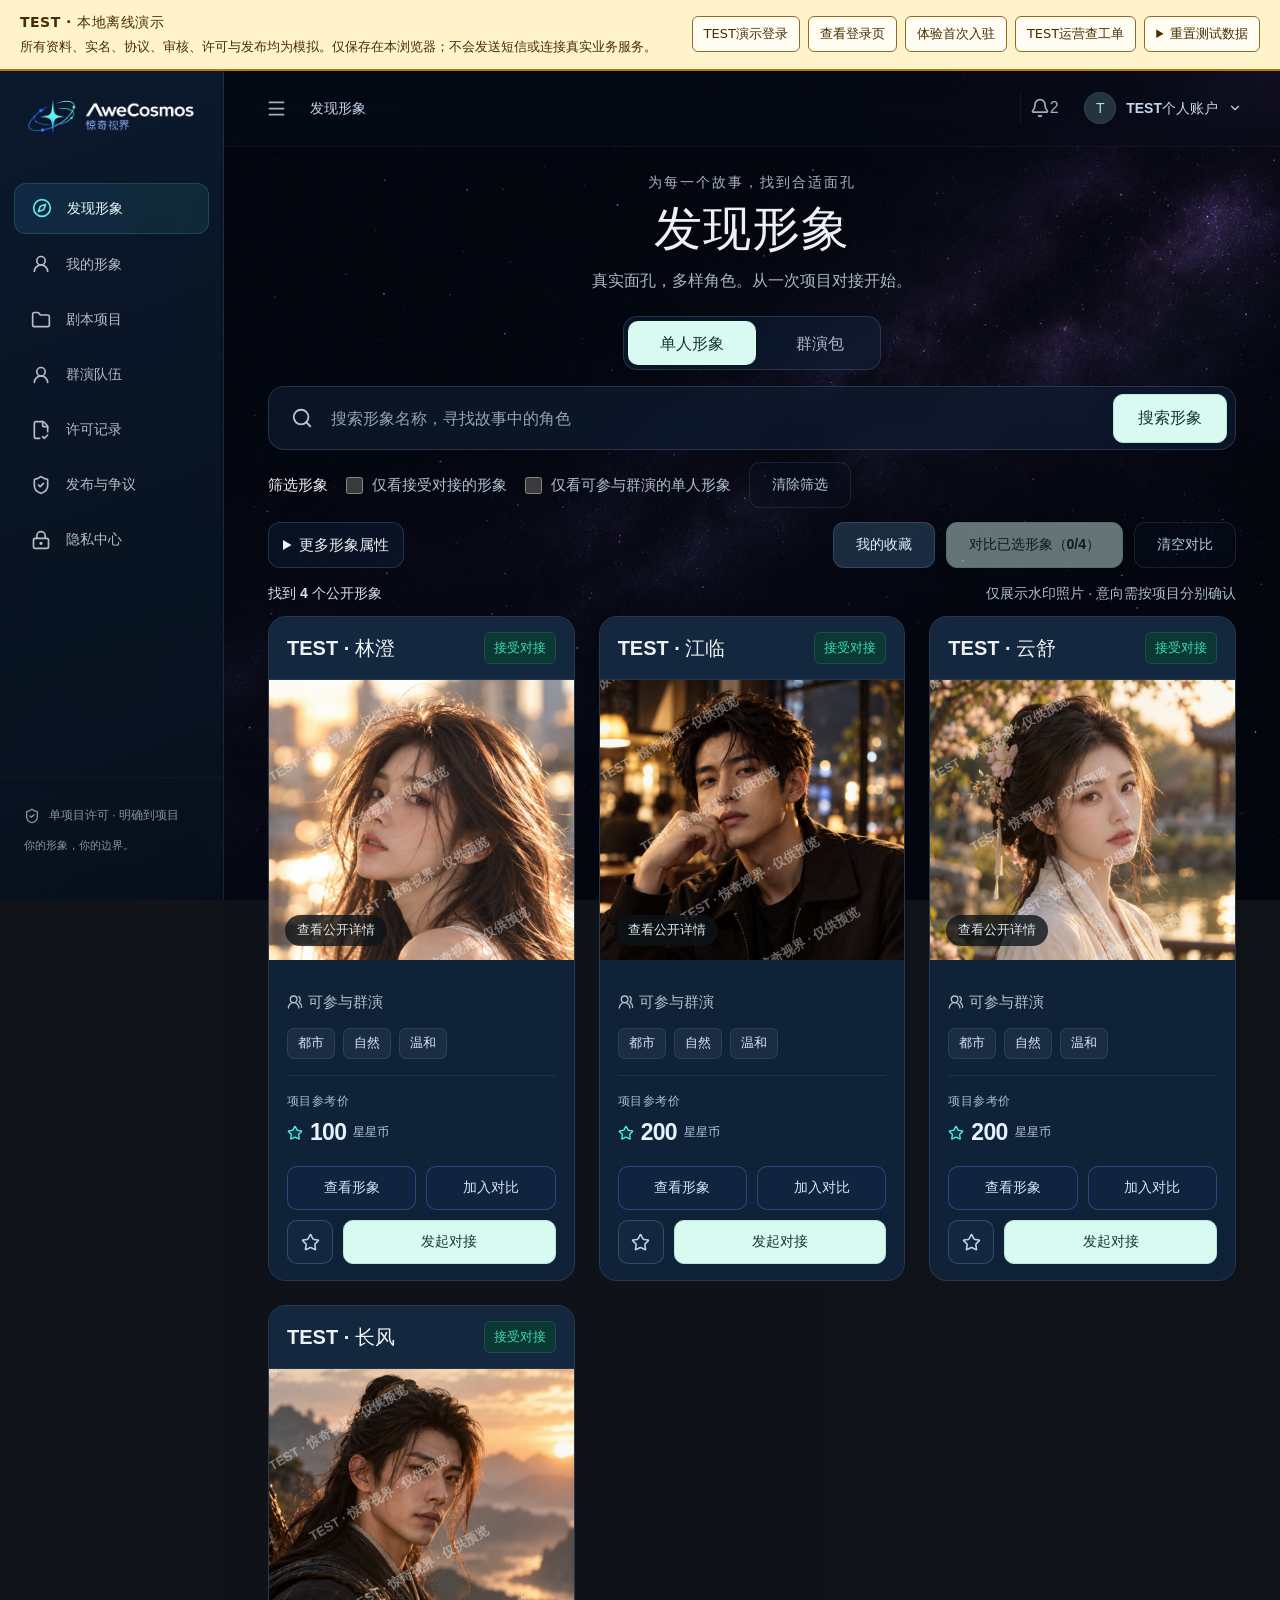
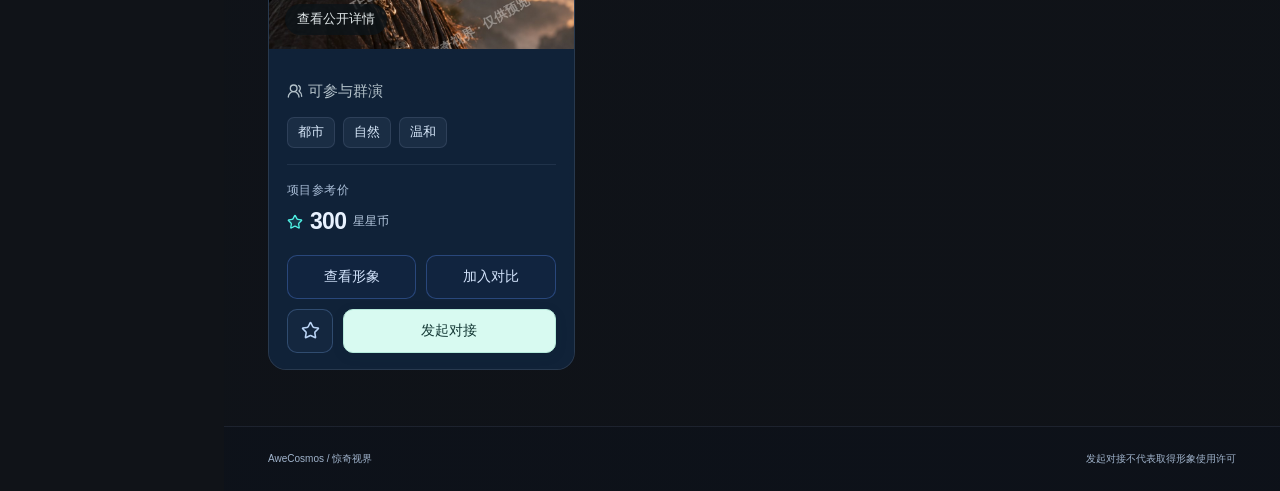
<file: index.html>
<!doctype html>
<html lang="zh-CN">
 <head>
  <meta charset="UTF-8" />
  <meta name="viewport" content="width=device-width, initial-scale=1" />
  <meta name="theme-color" content="#fff3cc" />
  <meta http-equiv="Content-Security-Policy" content="connect-src 'self' blob: data:; object-src 'none'; frame-src 'none'; form-action 'self'; base-uri 'self'" />
  <link rel="icon" type="image/png" href="./awecosmos/brand-icon.png" />
  <title>TEST 本地离线演示 · 惊奇视界</title>
   <script type="module" crossorigin src="./assets/preview-jRDvBl93.js"></script>
   <link rel="stylesheet" crossorigin href="./assets/preview-DMBacyQW.css">
 </head>
 <body>
  <div id="root"><p style="padding:32px;font:16px/1.7 system-ui">TEST 本地模拟演示正在加载。请使用测试包中的本地启动器打开此页面。</p></div>
 </body>
</html>
</file>
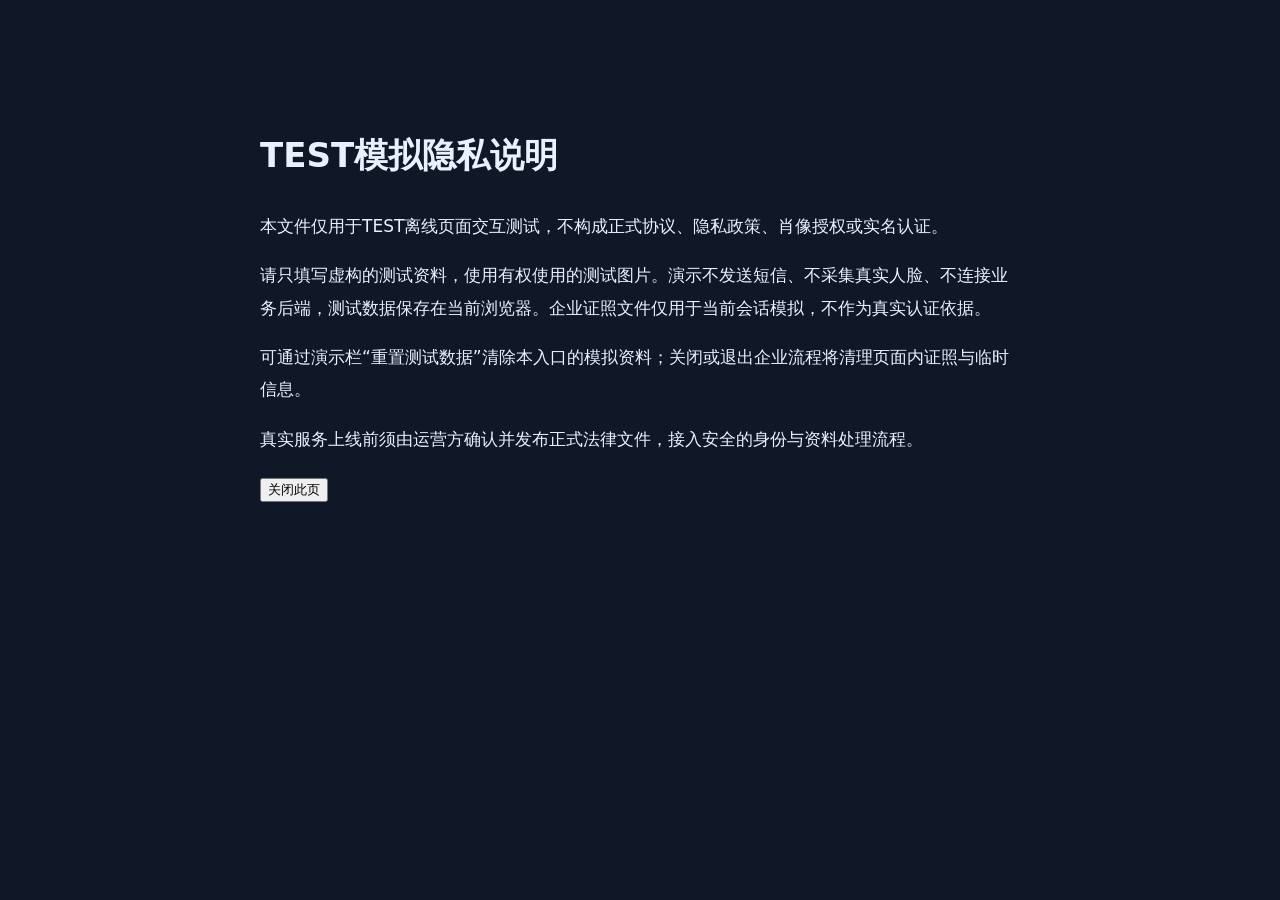
<file: TEST-privacy.html>
<!doctype html><html lang="zh-CN"><meta charset="utf-8"><meta name="viewport" content="width=device-width,initial-scale=1"><title>TEST模拟隐私说明</title><style>body{background:#101827;color:#e9f1ff;font:17px/1.9 system-ui;max-width:760px;margin:8vh auto;padding:28px}a{color:#a7d9ff}</style><h1>TEST模拟隐私说明</h1><p>本文件仅用于TEST离线页面交互测试，不构成正式协议、隐私政策、肖像授权或实名认证。</p><p>请只填写虚构的测试资料，使用有权使用的测试图片。演示不发送短信、不采集真实人脸、不连接业务后端，测试数据保存在当前浏览器。企业证照文件仅用于当前会话模拟，不作为真实认证依据。</p><p>可通过演示栏“重置测试数据”清除本入口的模拟资料；关闭或退出企业流程将清理页面内证照与临时信息。</p><p>真实服务上线前须由运营方确认并发布正式法律文件，接入安全的身份与资料处理流程。</p><button onclick="window.close()">关闭此页</button></html>
</file>
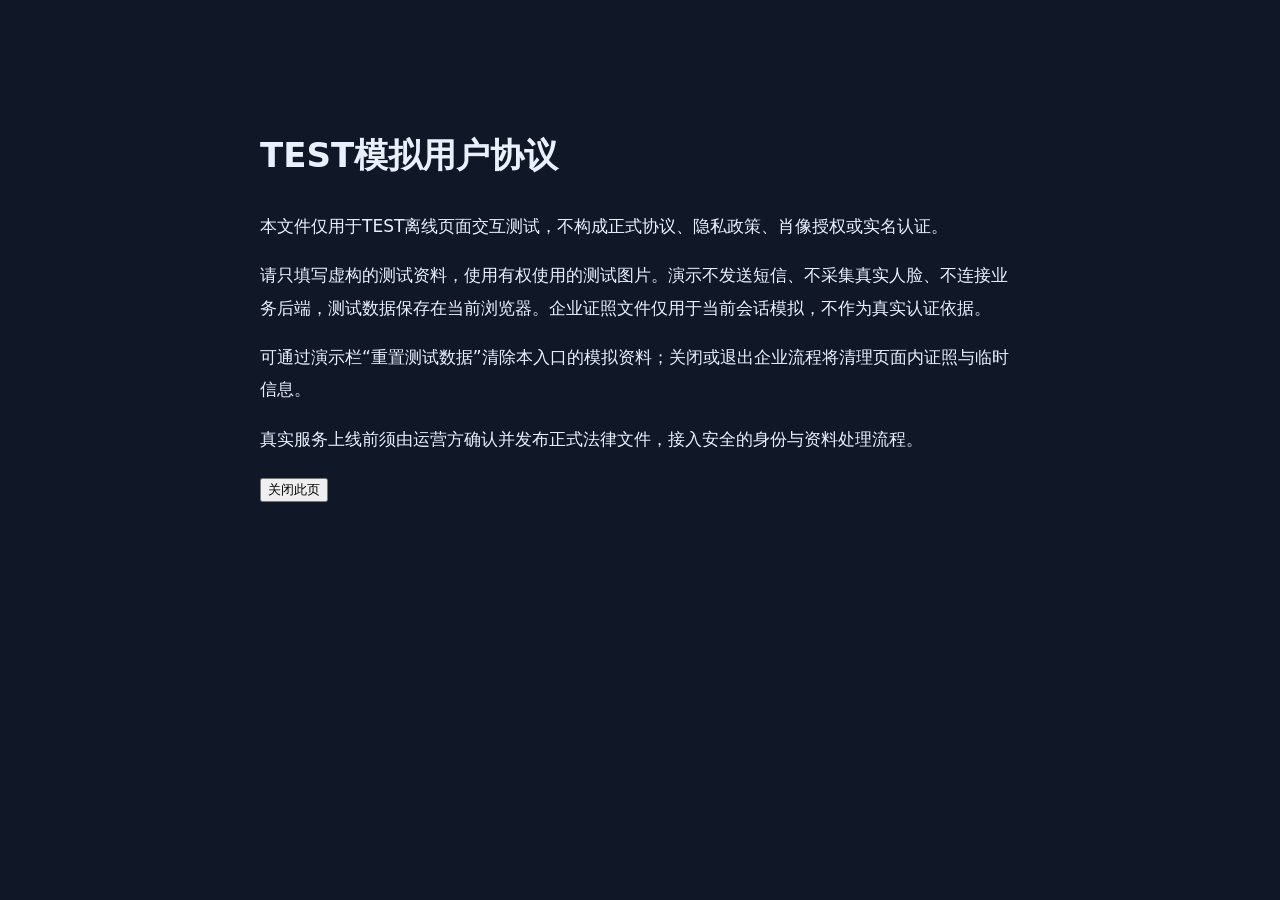
<file: TEST-terms.html>
<!doctype html><html lang="zh-CN"><meta charset="utf-8"><meta name="viewport" content="width=device-width,initial-scale=1"><title>TEST模拟用户协议</title><style>body{background:#101827;color:#e9f1ff;font:17px/1.9 system-ui;max-width:760px;margin:8vh auto;padding:28px}a{color:#a7d9ff}</style><h1>TEST模拟用户协议</h1><p>本文件仅用于TEST离线页面交互测试，不构成正式协议、隐私政策、肖像授权或实名认证。</p><p>请只填写虚构的测试资料，使用有权使用的测试图片。演示不发送短信、不采集真实人脸、不连接业务后端，测试数据保存在当前浏览器。企业证照文件仅用于当前会话模拟，不作为真实认证依据。</p><p>可通过演示栏“重置测试数据”清除本入口的模拟资料；关闭或退出企业流程将清理页面内证照与临时信息。</p><p>真实服务上线前须由运营方确认并发布正式法律文件，接入安全的身份与资料处理流程。</p><button onclick="window.close()">关闭此页</button></html>
</file>
<file: assets/preview-DMBacyQW.css>
.star-coin-price{color:#e8f2ff;flex-wrap:wrap;align-items:baseline;gap:8px 14px;min-width:0;margin:0;display:flex}.star-coin-price-label{color:#a8bdd6;letter-spacing:.04em;font-size:12px}.star-coin-amount{flex-wrap:wrap;align-items:center;gap:7px;min-width:0;display:inline-flex}.star-coin-amount>svg{color:#4ef1e4;fill:#4ef1e41a;flex:none}.star-coin-amount>strong{letter-spacing:-.03em;overflow-wrap:anywhere;font-size:28px;line-height:1.3}.star-coin-amount>span{color:#b8cce2;font-size:12px}.star-coin-pending{color:#bfd0e4;font-size:17px;font-weight:550}.star-coin-price>small{color:#9cafc7;flex-basis:100%;font-size:12px}.star-coin-price--compact{border-top:1px solid #b9d6ff17;gap:7px;margin-top:16px;padding:16px 0 18px;display:grid}.star-coin-price--compact .star-coin-amount>strong{font-size:23px}.discovery-card-body>.discovery-card-actions{gap:10px;display:grid}.discovery-card-body .discovery-browse-actions,.discovery-card-body .discovery-request-actions{gap:10px;min-width:0;display:grid}.discovery-card-body .discovery-browse-actions{grid-template-columns:repeat(2,minmax(0,1fr))}.discovery-card-body .discovery-request-actions{grid-template-columns:46px minmax(0,1fr)}.discovery-card-actions .actor-button{border-radius:10px;justify-content:center;min-width:0;min-height:44px;padding:10px 9px;font-size:14px}.discovery-card-actions .actor-button--secondary{color:#d3e4fc;background:#2f6bff0a;border:1px solid #5889eb59}.discovery-card-actions .actor-button--secondary:hover:not(:disabled){background:#d8faf112;border-color:#d8faf180}.discovery-card-actions .actor-button[aria-pressed=true]{color:#132b28;background:#d8faf1;border-color:#d8faf1}.discovery-card-actions .actor-button--primary{color:#132b28;box-shadow:none;background:#d8faf1;border-color:#d8faf1}.discovery-card-actions .actor-button--primary:hover:not(:disabled){background:#e8fff8;border-color:#e8fff8}.discovery-request-actions .discovery-favorite-button{color:#bad4f5;background:#70a3e00b;border:1px solid #74a1df4d;place-items:center;width:46px;padding:0;display:grid}.discovery-request-actions .discovery-favorite-button:hover:not(:disabled){color:#d8faf1;background:#d8faf112;border-color:#d8faf180}.discovery-card-actions .actor-button:focus-visible{outline-offset:3px;outline:2px solid #d8faf1}.discovery-card-actions .actor-button:disabled{opacity:.45}.discovery-photo-link>.library-file-image img{object-fit:cover}.public-image-profile>.actor-panel{margin:0}.public-image-profile.public-image-profile--single{grid-template-columns:minmax(0,42fr) minmax(0,58fr);align-items:start}.public-image-profile .public-profile-gallery,.public-image-profile .public-profile-introduction{min-width:0}.public-profile-single-photo{gap:14px;margin:0;display:grid}.public-image-profile--single .public-profile-gallery .library-file-image{aspect-ratio:4/5;border-radius:12px;width:100%;min-height:300px;max-height:560px;overflow:hidden}.public-profile-single-photo figcaption{color:#adbed3;text-align:center;overflow-wrap:anywhere;font-size:13px;line-height:1.6}.public-image-profile--single .public-profile-details>div{grid-template-columns:1fr;gap:5px}.public-image-profile--single .public-profile-details{gap:17px;margin-top:22px}.public-profile-reference{border-top:1px solid #b9d6ff24;margin-top:26px;padding-top:22px}.public-image-profile--single .public-profile-cover img,.public-image-profile--single .public-profile-cover .query-placeholder{aspect-ratio:4/5;height:auto;max-height:560px}.public-profile-gallery .library-category-tabs{margin-top:0}.public-profile-gallery .library-eyebrow{color:#7eb4ff}.public-profile-cover{max-width:820px;margin:0 auto}.public-profile-cover figure{gap:12px;margin:0;display:grid}.public-profile-cover img,.public-profile-cover .query-placeholder{object-fit:contain;background:#101b2b;border-radius:12px;width:100%;height:440px;display:block}.public-profile-cover figcaption{text-align:center;color:#a7bdd6;font-size:13px}.comparison-handoff-actions{border-top:1px solid #b9d6ff26;flex-wrap:wrap;justify-content:flex-end;gap:12px;margin-top:24px;padding-top:20px;display:flex}@media (width<=1180px){.discovery-photo-link>.library-file-image{height:300px}}@media (width<=900px){.public-image-profile.public-image-profile--single{grid-template-columns:minmax(0,1fr)}.public-image-profile--single .public-profile-gallery .library-file-image{aspect-ratio:4/5;max-height:560px}.public-profile-reference{margin-top:22px;padding-top:18px}}@media (width<=700px){.discovery-photo-link>.library-file-image{height:240px}.discovery-card-actions .actor-button{padding-inline:6px;font-size:12px}.discovery-card-body .discovery-request-actions{grid-template-columns:42px minmax(0,1fr)}.discovery-request-actions .discovery-favorite-button{width:42px}.public-profile-cover img,.public-profile-cover .query-placeholder{height:360px}.star-coin-price--compact .star-coin-amount>strong{font-size:21px}}@media (width<=420px){.discovery-photo-link>.library-file-image{height:340px}.discovery-card-actions .actor-button{padding-inline:9px;font-size:14px}}.image-library{color:#e7e8f4;width:100%;min-width:0}.image-library .actor-page-heading{padding:12px 0 28px}.image-library .actor-page-heading h1{letter-spacing:.02em;font-size:30px}.image-library .actor-page-heading p{color:#a9b2c9}.library-kind-tabs{border-bottom:1px solid #bbc9ff26;gap:16px;margin-bottom:20px;display:flex}.library-kind-tabs>button{text-align:left;color:#aeb8d4;cursor:pointer;background:0 0;border:0;border-bottom:3px solid #0000;gap:7px;min-width:210px;padding:18px 28px;display:grid}.library-kind-tabs>button[aria-selected=true]{color:#fff;background:linear-gradient(#0000,#9281ff1b);border-bottom-color:#a295ff}.library-kind-tabs strong{font-size:19px}.library-eyebrow{color:#b0a6df;letter-spacing:.15em;font-size:10px;display:block}.library-kind-description{color:#b9bfd3;margin:20px 0 24px;line-height:1.9}.library-toolbar{flex-wrap:wrap;align-items:end;gap:16px;margin-bottom:24px;display:flex}.library-toolbar .query-search{flex:1;min-width:240px}.library-toolbar .actor-field{min-width:155px;margin:0}.library-toolbar input,.image-library input:not([type=checkbox]),.image-library textarea,.image-library select{color:#edf0ff;background:#101326b3;border:1px solid #b3bcdf35;border-radius:9px}.image-library input:focus-visible,.image-library textarea:focus-visible,.image-library select:focus-visible{outline-offset:2px;outline:2px solid #b4a1ef}.image-library .actor-notice{background:#171d32ba;border-color:#a1a6d82b;margin:16px 0}.image-library .actor-notice--error{background:#3b2031d6;border-color:#e293a255}.image-library .actor-notice--warning{background:#373044cc;border-color:#d6b37b40}.library-profile-grid{grid-template-columns:repeat(auto-fill,minmax(min(100%,290px),1fr));gap:24px;display:grid}.library-profile-card{-webkit-backdrop-filter:blur(10px);backdrop-filter:blur(10px);background:#151a2bb3;border:1px solid #bcc4e72c;border-radius:16px;flex-direction:column;display:flex;overflow:hidden}.library-profile-card>.onboarding-photo{object-fit:cover;width:100%;height:290px}.library-profile-placeholder{color:#a8a0bf;background:linear-gradient(140deg,#443b6b42,#28324821);place-content:center;justify-items:center;gap:16px;height:245px;font-size:12px;display:grid}.library-profile-content{flex-direction:column;flex:1;gap:13px;padding:22px;display:flex}.library-profile-content h2{color:#f4f4ff;margin:0;font-size:21px}.library-profile-content p{color:#bdc4d8;margin:0;line-height:1.8}.library-profile-content .actor-actions:last-child{flex-wrap:wrap;margin-top:auto;padding-top:6px}.library-tags{flex-wrap:wrap;gap:8px;min-height:15px;display:flex}.library-tags span{color:#d0caed;background:#8b7db51f;border:1px solid #ae9fcf32;border-radius:20px;padding:5px 11px;font-size:11px}.library-empty{text-align:center;color:#b6bbd2;background:#151a283d;border:1px dashed #bdc7f12c;border-radius:12px;padding:50px 20px}.library-editor{gap:24px;width:100%;max-width:none;margin:0;display:grid}.library-editor .actor-panel{-webkit-backdrop-filter:blur(12px);backdrop-filter:blur(12px);background:#11172ac2;border:1px solid #9faed12b}.library-form-columns{grid-template-columns:minmax(0,1fr) minmax(0,1fr);gap:22px 30px;display:grid}.library-form-columns .actor-field{min-width:0;margin:0}.library-form-columns textarea{min-height:108px}.library-field-wide{grid-column:1/-1}.library-steps{grid-template-columns:repeat(4,minmax(0,1fr));gap:12px;display:grid}.library-steps button{color:#aeb7ce;cursor:pointer;background:#1820349e;border:1px solid #adb6da33;border-radius:11px;justify-content:center;align-items:center;gap:12px;padding:20px 14px;display:flex}.library-steps button span{background:#a99cc51c;border-radius:50%;place-items:center;width:28px;height:28px;font-size:11px;display:grid}.library-steps button strong{letter-spacing:.03em;font-size:14px}.library-steps button:disabled{opacity:.65;cursor:default}.library-status{color:#b5bbd0;flex-wrap:wrap;align-items:center;gap:14px;font-size:12px;display:flex}.library-category-tabs{flex-wrap:wrap;gap:10px;margin:14px 0 24px;display:flex}.library-material-grid{grid-template-columns:repeat(auto-fill,minmax(min(100%,220px),1fr));gap:20px;margin-top:22px;display:grid}.library-material{background:#171d2f94;border:1px solid #b8bfdf29;border-radius:12px;overflow:hidden}.library-material>div:last-child{padding:16px}.library-material h3{color:#e7e8f3;margin:9px 0;font-size:15px}.library-material small{color:#b1b9d0;margin-bottom:12px;display:block}.library-file-image{aspect-ratio:4/5;background:#171b2c96;place-items:center;width:100%;display:grid;overflow:hidden;padding:0!important}.library-file-image img{object-fit:contain;width:100%;height:100%}.library-file-placeholder{color:#b9bfd0;justify-items:center;gap:14px;font-size:12px;display:grid}.library-upload-row{background:#171b2e66;border:1px dashed #b7c3e432;border-radius:12px;grid-template-columns:140px minmax(150px,1fr) minmax(240px,1.5fr) auto;align-items:end;gap:20px;padding:20px;display:grid}.library-upload-row .actor-field{margin:0}.library-upload-row input[type=file]{max-width:100%;padding:10px;font-size:12px}.library-footer{border-top:1px solid #bec7e626;flex-wrap:wrap;justify-content:space-between;align-items:center;gap:16px;padding-top:24px;display:flex}.library-check{color:#cfd3e5;align-items:flex-start;gap:12px;margin:20px 0;line-height:1.7;display:flex}.library-check input{accent-color:#b29ade;margin-top:6px}.library-evidence-list{gap:16px;margin-top:24px;display:grid}.library-evidence-list article{background:#b6a1e20b;border:1px solid #b8bfd833;border-radius:12px;padding:20px}.library-evidence-list p{overflow-wrap:anywhere}.library-evidence-preview img{object-fit:contain;max-width:100%;max-height:520px;margin-top:20px}.library-history{color:#c0c6dd;overflow-wrap:anywhere;line-height:1.9}.library-mock{border-top:1px solid #b7a18340;margin-top:25px;padding-top:15px}@media (width>=1500px){.library-profile-grid{grid-template-columns:repeat(4,minmax(0,1fr))}.library-material-grid{grid-template-columns:repeat(5,minmax(0,1fr))}}@media (width<=1100px){.library-upload-row{grid-template-columns:1fr 1fr}.library-material-grid{grid-template-columns:repeat(3,minmax(0,1fr))}.library-steps button{gap:7px;padding:16px 8px}}@media (width<=700px){.library-kind-tabs{gap:0}.library-kind-tabs>button{width:50%;min-width:0;padding:16px 12px}.library-kind-tabs strong{font-size:16px}.library-form-columns,.library-upload-row{grid-template-columns:minmax(0,1fr)}.library-steps{grid-template-columns:1fr 1fr}.library-material-grid{grid-template-columns:1fr 1fr;gap:12px}.library-toolbar .query-search{flex-basis:100%;width:100%;min-width:0}.library-toolbar .actor-field{flex:1;min-width:110px}.library-footer>.actor-actions{flex-wrap:wrap;width:100%}.library-material>div:last-child{padding:12px}}.library-card-cover{height:290px;overflow:hidden}.library-card-cover .library-file-image{aspect-ratio:auto;height:100%}.library-card-cover .library-file-image img{object-fit:cover}.handoff-layout{gap:20px;min-width:0;display:grid}.handoff-layout .actor-panel-heading h2{align-items:center;gap:10px;display:flex}.handoff-characters{grid-template-columns:repeat(auto-fill,minmax(210px,1fr));gap:16px;display:grid}.handoff-character{background:#0a1e3673;border:1px solid #50ade133;border-radius:18px;overflow:hidden}.handoff-character>div:last-child{justify-items:start;gap:8px;padding:15px;display:grid}.handoff-character h3{color:#eaf7ff;margin:0;font-size:17px}.handoff-character small,.handoff-muted{color:#9bb5cc;font-size:12px}.handoff-character-cover{background:#06112399;height:200px}.handoff-character-cover .library-file-image,.handoff-character-cover .query-placeholder{aspect-ratio:auto;width:100%;height:100%}.handoff-character-cover img{object-fit:cover;width:100%;height:100%}.handoff-receipt{background:linear-gradient(135deg,#0f4b734d,#0a1a34bf);border-color:#47c3ed66}.handoff-receipt>p{color:#b9d1e4;line-height:1.8}.handoff-number{background:#010b1c73;border:1px solid #52b5ef40;border-radius:15px;flex-wrap:wrap;align-items:center;gap:14px;margin:20px 0;padding:22px;display:flex}.handoff-number>span{color:#99bdd6;width:100%;font-size:12px}.handoff-number strong{overflow-wrap:anywhere;letter-spacing:1px;color:#84e1ff;-webkit-user-select:all;user-select:all;flex:1;min-width:0;font-size:clamp(21px,3vw,32px)}.handoff-wechat{color:#61d8f0;flex-wrap:wrap;align-items:center;gap:14px;margin:24px 0;display:flex}.handoff-wechat>div{flex:1;gap:6px;display:grid}.handoff-wechat span{color:#a3bfd2;font-size:12px}.handoff-wechat strong{color:#e6f8ff;-webkit-user-select:all;user-select:all;overflow-wrap:anywhere;font-size:21px}.handoff-layout .actor-actions{flex-wrap:wrap;align-items:center;gap:12px;margin:18px 0;display:flex}.handoff-layout .actor-actions>span{color:#a4b9cd;font-size:12px}.handoff-boundary{color:#9bb4c9;margin-top:20px;font-size:12px;line-height:1.7;display:block}.handoff-details{gap:18px;margin:0;display:grid}.handoff-details>div{grid-template-columns:90px minmax(0,1fr);gap:16px;display:grid}.handoff-details dt{color:#8daec8;font-size:13px}.handoff-details dd{color:#d3e6f5;white-space:pre-wrap;overflow-wrap:anywhere;margin:0;font-size:14px;line-height:1.7}.handoff-recovery{gap:10px;margin-top:18px;display:grid}.handoff-recovery>p{color:#b5cbdf;font-size:13px;line-height:1.7}.handoff-lookup{align-items:end;gap:15px;display:flex}.handoff-lookup .actor-field{flex:1;margin:0}.handoff-lookup>.actor-button{margin-bottom:2px}.handoff-layout form>.actor-field{margin-bottom:18px}.handoff-layout form>.actor-button{margin-top:16px}.handoff-history{gap:12px;margin-top:18px;display:grid}.handoff-history-item{background:#07192f80;border:1px solid #50ade133;border-radius:16px;justify-content:space-between;align-items:center;gap:20px;padding:18px;display:flex}.handoff-history-item>div{min-width:0}.handoff-history-item h3{color:#8de3ff;overflow-wrap:anywhere;margin:10px 0 8px;font-size:17px}.handoff-history-item p{color:#d2e7f5;margin:0 0 8px}.handoff-history-item small{color:#91afc6;overflow-wrap:anywhere;font-size:12px;line-height:1.7;display:block}.handoff-history-item>.actor-button{flex-shrink:0}.handoff-empty{color:#a6bfd4;padding:30px 0;line-height:1.8}.handoff-request-layout--single .handoff-characters{grid-template-columns:minmax(0,1fr)}@media (width>=1100px){.handoff-request-layout--single{grid-template-columns:minmax(260px,.35fr) minmax(0,.65fr);align-items:start}.handoff-request-layout--single>.actor-notice{grid-column:1/-1}.handoff-request-layout--single .handoff-character-cover{height:190px}.handoff-request-layout--single .handoff-selection-panel,.handoff-request-layout--single .handoff-request-form{min-width:0}.handoff-receipt-layout{grid-template-columns:minmax(0,.65fr) minmax(260px,.35fr);align-items:start}.handoff-receipt-layout>.actor-notice,.handoff-receipt-layout>.handoff-ticket-info{grid-column:1/-1}.handoff-receipt-layout .handoff-snapshot-panel .handoff-characters{grid-template-columns:minmax(0,1fr)}}@media (width<=600px){.handoff-characters{grid-template-columns:repeat(2,minmax(0,1fr));gap:10px}.handoff-character-cover{height:170px}.handoff-character>div:last-child{padding:11px}.handoff-character h3{font-size:15px}.handoff-character small{font-size:10px}.handoff-number{gap:12px;padding:16px}.handoff-number strong{flex-basis:100%}.handoff-number>.actor-button,.handoff-lookup>.actor-button,.handoff-wechat .actor-button{width:100%}.handoff-lookup{display:grid}.handoff-details>div{grid-template-columns:1fr;gap:5px}.handoff-layout .actor-actions>.actor-button{flex:1}.handoff-layout{gap:15px}.handoff-history-item{gap:15px;display:grid}.handoff-history-item>.actor-button{width:100%}}.onboarding-wizard{color:#eaf1fb;gap:24px;max-width:1120px;margin:0 auto;display:grid}.onboarding-summary,.onboarding-step-footer,.onboarding-step-footer>div{flex-wrap:wrap;justify-content:space-between;align-items:center;gap:16px;display:flex}.onboarding-step-footer{border-top:1px solid #34465d;padding:24px 0 8px}.onboarding-step-footer span{color:#b7c7da;font-size:13px}.onboarding-steps{grid-template-columns:repeat(6,minmax(0,1fr));gap:8px;display:grid}.onboarding-steps button{color:#c7d5e7;text-align:left;cursor:pointer;background:#1b293b;border:1px solid #3a4d66;border-radius:12px;min-width:0;padding:14px 10px}.onboarding-steps button span{background:#293c55;border-radius:50%;justify-content:center;align-items:center;width:26px;height:26px;margin-bottom:9px;font-size:12px;display:flex}.onboarding-steps button strong{font-size:14px;display:block}.onboarding-steps button small{margin-top:5px;font-size:11px;line-height:1.5;display:block}.onboarding-steps button.current{color:#eff9ff;background:#233e59;border-color:#80c7e0}.onboarding-steps button.current span{color:#fff;background:#598ca8}.onboarding-steps button.done span{color:#b8f0d5;background:#214c41}.onboarding-steps button:disabled{cursor:default;opacity:.6}.onboarding-identity{align-items:center;gap:20px;padding:12px 0 24px;display:flex}.onboarding-identity>svg{color:#8bd2ee;flex-shrink:0}.onboarding-identity h3{margin:0 0 10px}.onboarding-identity p{color:#b7c7da;margin:0;line-height:1.8}.onboarding-photo-workspace{padding:4px}.onboarding-photo-slots{grid-template-columns:repeat(3,minmax(0,1fr));gap:20px;margin:24px 0;display:grid}.onboarding-photo-slot{color:#eaf1fb;background:#142235;border:1px dashed #54708e;border-radius:16px;min-width:0;padding:18px}.onboarding-photo-slot.has-photo{background:#172b35;border-style:solid;border-color:#4d796b}.onboarding-photo-slot h3{color:#f1f6ff;align-items:center;gap:8px;margin:0;font-size:17px;display:flex}.onboarding-photo-slot h3 small{color:#adbfda;letter-spacing:.08em;font-size:10px}.onboarding-photo-slot>p{color:#b3c5dd;font-size:12px}.onboarding-photo-empty{text-align:center;color:#b9cee6;flex-direction:column;justify-content:center;align-items:center;gap:13px;min-height:200px;display:flex}.onboarding-photo-empty strong{font-size:13px}.onboarding-photo-empty span{font-size:12px}.onboarding-file-select{color:#f0f7ff;cursor:pointer;background:#233d56;border:1px solid #55738f;border-radius:9px;justify-content:center;margin:16px 0 10px;padding:11px;font-size:13px;display:flex;position:relative}.onboarding-file-select input{opacity:0;cursor:pointer;width:100%;height:100%;position:absolute;inset:0}.onboarding-file-select:focus-within{outline-offset:3px;outline:2px solid #9bdfff}.onboarding-file-select:has(input:disabled){opacity:.5;cursor:default}.onboarding-slot-preview,.onboarding-photo-slot .onboarding-photo{object-fit:contain;background:#0e1825;border-radius:10px;width:100%;height:220px}.onboarding-slot-ready{color:#99e2bb;align-items:center;gap:6px;font-size:12px;display:flex}.onboarding-hash{overflow-wrap:anywhere;color:#a9c0d7;margin-top:12px;font-size:10px;display:block}.onboarding-drop-instruction{color:#c3d1e4;background:#1a2b3f;border-radius:12px;gap:14px;padding:16px;font-size:13px;line-height:1.7;display:flex}.onboarding-drop-instruction svg{flex-shrink:0;margin-top:2px}.onboarding-drop-instruction p{margin:0}.onboarding-pending-file{border-bottom:1px solid #34465d;gap:16px;padding:18px 0;display:flex}.onboarding-pending-file>img{object-fit:contain;border-radius:8px;width:90px;height:100px}.onboarding-pending-file .actor-actions{margin-top:12px}.onboarding-unbound-photo{border-top:1px solid #34465d;padding:20px 0}.onboarding-unbound-photo>img{object-fit:contain;max-width:240px;max-height:180px}.onboarding-agreement-text{white-space:pre-wrap;max-height:420px;line-height:1.8;overflow:auto}@media (width<=800px){.onboarding-steps{grid-template-columns:repeat(3,minmax(0,1fr))}.onboarding-photo-slots{gap:12px}.onboarding-photo-slot{padding:12px}.onboarding-photo-empty{min-height:160px}.onboarding-steps button small{display:none}}@media (width<=560px){.onboarding-wizard{gap:18px}.onboarding-photo-slots{grid-template-columns:1fr}.onboarding-photo-empty{min-height:170px}.onboarding-photo-slot>img,.onboarding-photo-slot .onboarding-photo{height:250px}.onboarding-steps button{padding:10px 8px}.onboarding-steps button strong{font-size:12px}.onboarding-step-footer{align-items:stretch}.onboarding-step-footer>div{flex:1}.onboarding-step-footer>.actor-button{width:100%}.onboarding-identity{align-items:flex-start;gap:14px}}.workspace-task-page:has(.v7-onboarding){width:100%;max-width:none}.v7-onboarding.onboarding-wizard{gap:24px;width:100%;max-width:none;margin:0}.v7-onboarding,.v7-onboarding *{box-sizing:border-box}.v7-onboarding>.actor-panel,.v7-onboarding .onboarding-pricing-layout>.actor-panel{background:linear-gradient(145deg,#16263bd9,#0b1629cc);border:1px solid #adcbe62b;min-width:0;margin:0;padding:clamp(20px,2.2vw,36px);box-shadow:0 10px 28px #02081422}.v7-onboarding .actor-panel .actor-panel{background:#0c1a2bb8}.v7-onboarding .onboarding-steps{align-items:stretch;gap:12px;width:100%}.v7-onboarding .onboarding-steps button{background:#12243bc9;border-color:#adcbe638;grid-template-rows:30px auto 1fr;gap:7px;padding:18px 16px;display:grid}.v7-onboarding .onboarding-steps button span{margin:0}.v7-onboarding .onboarding-steps button small{margin:0;font-size:12px}.v7-onboarding .onboarding-steps button.current{background:#234a65db;border-color:#8bddf0}.v7-onboarding .onboarding-identity{min-height:150px;padding:16px 0 28px}.v7-onboarding .onboarding-identity h3{font-size:clamp(20px,1.7vw,27px)}.v7-onboarding .onboarding-identity p{max-width:85ch}.v7-onboarding .actor-panel>form,.v7-onboarding .onboarding-pricing-form>form{align-content:start;gap:20px;display:grid}.v7-onboarding .actor-field{width:100%;min-width:0;margin:0}.v7-onboarding .actor-field input,.v7-onboarding .actor-field select,.v7-onboarding .actor-field textarea{background:#091526c4;border-color:#b6d4ee36;width:100%;min-width:0}.v7-onboarding .actor-field textarea{min-height:150px}.v7-onboarding .actor-panel form>p{color:#bed0e2;margin:0;font-size:14px;line-height:1.8}.v7-onboarding .actor-panel form>.actor-button{justify-self:start}.v7-onboarding .onboarding-pricing-layout{grid-template-columns:minmax(0,1fr) minmax(360px,.82fr);align-items:start;gap:24px;display:grid}.v7-onboarding .onboarding-grade-panel>p{color:#bed0e2;font-size:14px;line-height:1.8}.v7-onboarding .onboarding-grade-scroll{width:100%;overflow:auto}.v7-onboarding .onboarding-grade-table{border-collapse:collapse;text-align:left;width:100%;font-size:14px}.v7-onboarding .onboarding-grade-table th,.v7-onboarding .onboarding-grade-table td{white-space:nowrap;border-bottom:1px solid #a4c4e326;padding:18px 12px}.v7-onboarding .onboarding-grade-table thead{color:#b8ccdf;font-size:12px}.v7-onboarding .onboarding-grade-table th:first-child{padding-left:0}.v7-onboarding .onboarding-grade-table td:last-child{padding-right:0}.v7-onboarding .onboarding-grade-table tr[aria-current=true]{color:#c0f8e6;background:#559e8b1c}.v7-onboarding .onboarding-current-grade{background:#398c7b2e;border:1px solid #8adac75c;border-radius:6px;padding:5px 8px;font-size:12px;display:inline-block}.v7-onboarding .onboarding-grade-note{margin-top:24px}.v7-onboarding .onboarding-photo-slot{background:#102139b8}.v7-onboarding .onboarding-photo-slot.has-photo{background:#15382fba}.v7-onboarding .onboarding-drop-instruction{background:#183249a3}@media (width>=1200px){.v7-onboarding .onboarding-pricing-form form{grid-template-columns:repeat(2,minmax(0,1fr))}.v7-onboarding .onboarding-pricing-form form>:not(.actor-field),.v7-onboarding .onboarding-pricing-form .actor-field:first-child{grid-column:1/-1}}@media (width<=1050px){.v7-onboarding .onboarding-pricing-layout{grid-template-columns:minmax(0,1fr)}.v7-onboarding .onboarding-grade-panel{width:100%}.v7-onboarding .onboarding-steps{gap:8px}.v7-onboarding .onboarding-steps button{padding:15px 11px}}@media (width<=800px){.v7-onboarding .onboarding-steps button{grid-template-rows:28px auto}.v7-onboarding .onboarding-steps button small{display:none}}@media (width<=560px){.v7-onboarding.onboarding-wizard{gap:18px}.v7-onboarding .onboarding-steps button{padding:12px 9px}.v7-onboarding .onboarding-grade-table th,.v7-onboarding .onboarding-grade-table td{padding:14px 8px;font-size:12px}.v7-onboarding .onboarding-identity{min-height:0}.v7-onboarding .onboarding-pricing-layout{gap:18px}}.library-material-manager .library-upload-row{background:linear-gradient(125deg,#2f6bff0e,#4ef1e405);border-style:solid;border-color:#4ef1e429;grid-template-columns:minmax(160px,1fr) minmax(240px,1.4fr) auto;gap:18px 22px}.library-material-categories{border:0;grid-column:1/-1;min-width:0;margin:0;padding:0}.library-material-categories legend{color:#dce8fa;margin-bottom:12px;padding:0;font-size:13px}.library-material-pills{flex-wrap:wrap;gap:10px;display:flex}.library-material-pill{cursor:pointer;position:relative}.library-material-pill input{opacity:0;width:1px;height:1px;margin:0;position:absolute;inset:50% auto auto 50%}.library-material-pill>span{box-sizing:border-box;color:#b9c9df;background:#14213599;border:1px solid #a8c6ed30;border-radius:12px;justify-content:center;align-items:center;gap:8px;min-width:88px;min-height:42px;padding:10px 16px;font-size:13px;transition:border-color .16s,background .16s,color .16s;display:flex}.library-material-pill input:checked+span{color:#eaffff;border-color:var(--brand-cyan,#4ef1e4);background:linear-gradient(125deg,#2f6bff4d,#4ef1e41c);box-shadow:0 0 18px #2f6bff12}.library-material-pill:hover>span{color:#edfaff;border-color:#4ef1e48c}.library-material-pill input:focus-visible+span{outline:2px solid var(--brand-cyan,#4ef1e4);outline-offset:4px}.library-material-categories:disabled .library-material-pill{cursor:default;opacity:.5}.library-material-manager .library-material-file{min-width:0}.library-material-file input::file-selector-button{color:#e2f9ff;cursor:pointer;background:#2f6bff28;border:1px solid #4ef1e445;border-radius:7px;margin-right:10px;padding:7px 12px}.library-material-upload-hint{color:#a4b9cf;grid-column:1/-1;margin:0;font-size:12px;line-height:1.8}.library-material-tools{flex-wrap:wrap;justify-content:flex-end;gap:8px;margin-top:14px;display:flex}.library-material-manager .library-material{min-width:0}.library-material-dropzone{background:linear-gradient(155deg,#2f6bff0e,#4ef1e405);border:1px dashed #4ef1e460;flex-direction:column;transition:background .16s,border-color .16s,box-shadow .16s;display:flex;position:relative}.library-material-dropzone.is-dragging{border-color:var(--brand-cyan,#4ef1e4);background:#2f6bff2b;box-shadow:inset 0 0 28px #4ef1e415,0 0 0 3px #4ef1e418}.library-material-dropzone.is-disabled{opacity:.6}.library-material-drop-target{aspect-ratio:4/5;color:#c7d9ed;cursor:pointer;background:0 0;border:0;place-items:center;width:100%;padding:0;display:grid;position:relative;overflow:hidden}.library-material-drop-target:disabled{cursor:default}.library-material-drop-target:focus-visible{outline:2px solid var(--brand-cyan,#4ef1e4);outline-offset:-6px;border-radius:12px}.library-material-drop-target>img{object-fit:contain;background:#10192ba6;width:100%;height:100%}.library-material-drop-empty{text-align:center;flex-direction:column;align-items:center;gap:12px;padding:22px 10px;display:flex}.library-material-drop-icon{width:62px;height:62px;color:var(--brand-cyan,#4ef1e4);background:linear-gradient(145deg,#2f6bff35,#4ef1e410);border:1px solid #4ef1e438;border-radius:20px;place-items:center;margin-bottom:4px;display:grid}.library-material-drop-empty strong{color:#e6f3ff;font-size:15px}.library-material-drop-empty>span:not(.library-material-drop-icon){color:#a9c0d8;font-size:12px}.library-material-manager .library-material-drop-empty small{color:#96aec8;margin:2px 0 0;font-size:10px}.library-material-drop-note{color:#9ab2cb;text-align:center;border-top:1px solid #4ef1e41a;margin:0;padding:17px 14px;font-size:11px;line-height:1.7}.library-material-manager .library-material-staged{padding:16px}.library-material-staged h3,.library-material-staged small{overflow-wrap:anywhere}.library-material-pending{color:var(--brand-cyan,#4ef1e4);background:#4ef1e40a;border:1px solid #4ef1e430;border-radius:6px;padding:5px 8px;font-size:11px;display:inline-block}@media (width<=1000px){.library-material-manager .library-upload-row{grid-template-columns:minmax(0,1fr) minmax(0,1fr)}.library-material-manager .library-upload-row>.actor-button{justify-self:start}}@media (width<=700px){.library-material-manager .library-upload-row{grid-template-columns:minmax(0,1fr);gap:16px;padding:16px}.library-material-pills{grid-template-columns:repeat(3,minmax(0,1fr));gap:9px;display:grid}.library-material-pill>span{gap:6px;min-width:0;padding:10px 8px;font-size:12px}.library-material-pill input:checked+span{box-shadow:none}.library-material-pill>span>svg:last-child:not(:first-child){width:11px}.library-material-drop-empty{gap:9px;padding:16px 6px}.library-material-drop-icon{border-radius:16px;width:48px;height:48px}.library-material-drop-empty strong{font-size:12px}.library-material-drop-empty>span:not(.library-material-drop-icon){font-size:11px}.library-material-manager .library-material-drop-empty small{font-size:9px}.library-material-drop-note{padding:12px 8px;font-size:10px}.library-material-manager .library-material-staged{padding:12px}.library-material-tools .actor-button{font-size:12px}}.query-toolbar,.query-search,.query-pagination{flex-wrap:wrap;align-items:center;gap:16px;margin:20px 0;display:flex}.query-search input{border:1px solid var(--actor-border,#39414b);min-width:220px;color:inherit;background:0 0;border-radius:12px;padding:12px 16px}.query-image-grid{grid-template-columns:repeat(auto-fill,minmax(230px,1fr));gap:24px;margin:24px 0;display:grid}.query-image-card{background:#ffffff05;border:1px solid #ffffff15;border-radius:20px;overflow:hidden}.query-placeholder{color:#a5b4c4;background:linear-gradient(140deg,#24333e,#182029);flex-direction:column;justify-content:center;align-items:center;gap:16px;min-height:240px;display:flex}.query-card-body{padding:20px}.query-card-body h2{margin:0 0 16px}.query-records{gap:14px;margin:20px 0;display:grid}.query-record{border-bottom:1px solid #ffffff15;justify-content:space-between;align-items:center;gap:20px;padding:18px 0;display:flex}.query-record h3{margin:0 0 10px}.query-record p{margin:10px 0}.query-text,.query-script{white-space:pre-wrap;overflow-wrap:anywhere}.query-script{font:inherit;background:#ffffff08;border-radius:12px;max-height:60vh;padding:20px;line-height:1.8;overflow:auto}.query-pagination{justify-content:center}.query-record small{color:#a5b4c4}@media (width<=600px){.query-record{flex-direction:column;align-items:flex-start}.query-search{width:100%}.query-search input{flex:1;min-width:0}.query-image-grid{grid-template-columns:1fr 1fr;gap:10px}.query-card-body{padding:12px}.query-placeholder{min-height:180px}.query-image-card .actor-actions{flex-direction:column;align-items:stretch}}@media (width<=380px){.query-image-grid{grid-template-columns:1fr}}.onboarding-photo{object-fit:contain;background:#101820;border-radius:14px;width:100%;max-height:400px;display:block}.query-card-body small{overflow-wrap:anywhere}.actor-dialog .query-image-grid{grid-template-columns:repeat(auto-fit,minmax(220px,1fr))}.discovery-page{min-width:0;color:var(--actor-text,#edf1f4);font-size:16px;line-height:1.6}.discovery-heading{text-align:center;max-width:100%;margin:18px auto 36px;padding:16px 0 8px}.discovery-eyebrow{color:#a7b4c1;letter-spacing:.14em;margin-bottom:14px;font-size:14px;display:block}.discovery-heading h1{letter-spacing:.02em;margin:0 0 18px;font-size:48px;font-weight:700;line-height:1.25}.discovery-heading p{color:#aab7c4;margin:0;font-size:16px;line-height:1.7}.discovery-tabs{background:#ffffff06;border:1px solid #ffffff12;border-radius:14px;justify-content:center;gap:8px;width:fit-content;margin:0 auto 28px;padding:6px;display:flex}.discovery-tabs button{font:inherit;color:#b0bdc9;cursor:pointer;background:0 0;border:0;border-radius:10px;min-height:44px;padding:10px 32px;font-size:16px}.discovery-tabs button[aria-selected=true]{color:#102824;background:#d9fcf1;font-weight:650;box-shadow:0 2px 8px #0002}.discovery-tabs button:focus-visible,.discovery-photo-link:focus-visible{outline-offset:4px;outline:3px solid #8ed8c7}.discovery-search{box-sizing:border-box;background:#ffffff07;border:1px solid #ffffff28;border-radius:16px;align-items:center;gap:16px;width:100%;min-height:64px;margin:0 0 24px;padding:6px 8px 6px 22px;display:flex}.discovery-search>svg{color:#b6c6ce;flex-shrink:0}.discovery-search input{width:0;min-width:0;min-height:50px;color:inherit;font:inherit;outline-offset:2px;background:0 0;border:0;flex:1;font-size:16px}.discovery-search input::placeholder{color:#94a5b3}.discovery-search .actor-button{border-radius:10px;min-height:48px;padding-inline:24px;font-size:16px}.discovery-filters{flex-wrap:wrap;align-items:center;gap:22px;margin:16px 0 20px;display:flex}.discovery-filters strong{font-size:15px}.discovery-page .actor-check{font-size:15px;line-height:1.5}.discovery-page .actor-check input{accent-color:#7dcdb6;width:17px;height:17px}.discovery-advanced{background:#ffffff03;border:1px solid #ffffff16;border-radius:12px;margin:18px 0 24px;padding:14px 18px}.discovery-advanced summary{cursor:pointer;font-size:15px;font-weight:600}.discovery-advanced form{padding-top:18px}.discovery-advanced p{color:#b1bec9;font-size:14px}.discovery-page .actor-field,.discovery-page .actor-field input,.discovery-page .actor-field select{font-size:15px}.discovery-results-meta{color:#aebecb;justify-content:space-between;gap:18px;margin:26px 0 18px;font-size:14px;display:flex}.discovery-results-meta>span:first-child{color:#d5e3ea;font-weight:600}.discovery-portrait-grid{grid-template-columns:repeat(3,minmax(0,1fr));gap:24px;display:grid}.discovery-portrait-card,.discovery-team-card,.team-member-card{background:#ffffff04;border:1px solid #ffffff17;border-radius:18px;min-width:0;overflow:hidden}.discovery-photo-link{cursor:pointer;width:100%;color:inherit;background:#111e27;border:0;padding:0;display:block;position:relative;overflow:hidden}.discovery-photo-link>img,.discovery-photo-link>.query-placeholder{object-fit:cover;border-radius:0;width:100%;height:320px;max-height:none}.discovery-photo-link>span{color:#dfe6e8;background:#0c1419c9;border-radius:20px;padding:5px 12px;font-size:13px;position:absolute;bottom:14px;left:16px}.discovery-card-body{padding:20px}.discovery-card-body h2{overflow-wrap:anywhere;margin:0;font-size:21px;font-weight:650;line-height:1.35}.discovery-card-heading{flex-wrap:wrap;justify-content:space-between;align-items:center;gap:10px;display:flex}.discovery-card-body p{color:#b4c3cb;align-items:center;gap:5px;margin:13px 0;font-size:15px;display:flex}.discovery-card-body .discovery-price{color:#e6f1ed;margin:18px 0;font-size:24px;font-weight:600}.discovery-price small{color:#aebcc5;font-size:13px;font-weight:400}.discovery-card-body .actor-actions{gap:10px}.discovery-card-body .actor-actions>.actor-button{flex:1;min-width:0;padding-inline:12px;font-size:14px}.discovery-card-body .discovery-quiet-actions{border-top:1px solid #ffffff0c;margin-top:16px;padding-top:8px}.discovery-quiet-actions .actor-button{color:#aebec8;min-height:36px}.discovery-empty{color:#acbcc8;text-align:center;border:1px dashed #ffffff20;border-radius:16px;flex-direction:column;justify-content:center;align-items:center;gap:12px;min-height:200px;margin:20px 0;padding:32px 20px;display:flex}.discovery-empty h2,.discovery-empty h3{color:#dbe6ec;margin:0;font-size:19px}.discovery-empty p{margin:0;font-size:15px}.discovery-loading{color:#aebec8;padding:36px 0}.discovery-muted{color:#acbcc6;font-size:14px}.discovery-detail-intro{flex-wrap:wrap;justify-content:space-between;align-items:center;gap:20px;margin-bottom:24px;display:flex}.discovery-facts{grid-template-columns:repeat(3,minmax(0,1fr));gap:22px;display:grid}.discovery-facts dt{color:#9eafbb;font-size:14px}.discovery-facts dd{overflow-wrap:anywhere;margin:5px 0 0;font-size:16px}.discovery-photo-wall{grid-template-columns:repeat(3,minmax(0,1fr));gap:18px;margin:20px 0 32px;display:grid}.discovery-photo-wall figure{min-width:0;margin:0;overflow:hidden}.discovery-photo-wall img,.discovery-photo-wall .query-placeholder{object-fit:contain;background:#101820;border-radius:12px;width:100%;height:340px;max-height:none}.discovery-photo-wall figcaption{text-align:center;color:#a4b5c0;margin-top:10px;font-size:14px}.discovery-group-intro{background:#ffffff04;border:1px solid #ffffff15;border-radius:14px;align-items:center;gap:18px;padding:22px;display:flex}.discovery-group-intro h2{margin:0 0 6px;font-size:20px}.discovery-group-intro p{color:#afbdc8;margin:0;font-size:15px}.team-directory-grid{grid-template-columns:repeat(3,minmax(0,1fr));gap:24px;margin:20px 0;display:grid}.team-montage{background:#121e26;grid-template-rows:repeat(2,minmax(0,1fr));grid-template-columns:repeat(2,minmax(0,1fr));gap:3px;height:250px;display:grid;position:relative;overflow:hidden}.team-montage>.onboarding-photo,.team-montage>.query-placeholder{object-fit:cover;border-radius:0;gap:6px;width:100%;height:100%;min-height:0;max-height:none;font-size:12px;overflow:hidden}.team-montage .query-placeholder svg{width:22px;height:22px}.team-montage--1{grid-template-rows:1fr;grid-template-columns:1fr}.team-montage--2{grid-template-rows:1fr}.team-montage--3>.onboarding-photo:first-child,.team-montage--3>.query-placeholder:first-child{grid-row:span 2}.team-montage--empty{color:#9fb1bf;flex-direction:column;justify-content:center;align-items:center;gap:12px;font-size:14px;display:flex}.team-montage-extra{color:#f3f8f8;background:#0b1922d9;border-radius:12px;padding:12px;font-size:20px;font-weight:600;line-height:1;position:absolute;bottom:14px;right:14px}.team-montage-label{color:#e4eeee;background:#0b1922c9;border-radius:20px;padding:4px 10px;font-size:12px;position:absolute;bottom:12px;left:12px}.team-counts{color:#b7c6ce;flex-wrap:wrap;gap:8px;margin:14px 0;font-size:13px;display:flex}.team-counts span{background:#ffffff08;border-radius:6px;padding:4px 8px}.team-public-heading,.team-detail-header{flex-wrap:wrap;align-items:center;gap:14px;margin:12px 0 24px;display:flex}.team-member-wall{grid-template-columns:repeat(3,minmax(0,1fr));gap:22px;margin:26px 0;display:grid}.team-member-card>.onboarding-photo,.team-member-card>.query-placeholder{object-fit:cover;border-radius:0;height:280px;min-height:280px}.team-member-card h3{margin:0 0 12px;font-size:19px}.team-workspace-tabs{margin:24px 0}.team-summary-stats{grid-template-columns:repeat(3,minmax(0,1fr));gap:18px;margin:28px 0;display:grid}.team-summary-stats>div{background:#ffffff03;border:1px solid #ffffff13;border-radius:14px;flex-direction:column;gap:6px;padding:20px;display:flex}.team-summary-stats strong{font-size:28px;line-height:1.2}.team-summary-stats span{color:#b4c3cd;font-size:14px}.team-members-section>h2{margin:30px 0 20px;font-size:23px}.team-management-members{gap:20px;display:grid}.team-management-member{background:#ffffff03;border:1px solid #ffffff16;border-radius:16px;grid-template-columns:160px minmax(0,1fr);display:grid;overflow:hidden}.team-management-member>.onboarding-photo,.team-management-member>.query-placeholder{object-fit:cover;text-align:center;border-radius:0;width:100%;height:100%;min-height:220px;max-height:none;font-size:13px}.team-member-info{min-width:0;padding:20px}.team-member-info h3{margin:0 0 12px;font-size:20px}.team-member-info h3 small{color:#a4d6c8;font-size:13px}.team-member-info p{color:#afbec8;font-size:14px}.team-member-info>.actor-button{margin-top:12px}.team-platform-form{border-top:1px solid #ffffff15;flex-wrap:wrap;align-items:end;gap:14px;margin-top:18px;padding-top:18px;display:flex}.team-platform-form label{flex:1;min-width:160px;margin:0}.team-platform-form small{color:#a5b6c0;flex-basis:100%;font-size:13px}.team-danger-zone{border-color:#bd645449;margin-top:32px}.team-danger-zone p{color:#c1b9b7;font-size:15px}.team-picker-locked{opacity:.65;pointer-events:none}.discovery-page--picker .discovery-heading{margin:0 auto 24px}.discovery-page--picker .discovery-heading h1{font-size:32px}.discovery-page--picker .discovery-eyebrow{display:none}@media (width>=1600px){.discovery-portrait-grid{grid-template-columns:repeat(4,minmax(0,1fr))}}@media (width<=1180px){.team-directory-grid,.team-member-wall,.discovery-portrait-grid{grid-template-columns:repeat(2,minmax(0,1fr))}.discovery-heading h1{font-size:44px}.discovery-photo-link>img,.discovery-photo-link>.query-placeholder{height:300px}}@media (width<=700px){.discovery-heading{margin-bottom:26px;padding-top:8px}.discovery-heading h1{font-size:36px}.discovery-heading p{font-size:16px}.discovery-eyebrow{letter-spacing:.06em;font-size:12px}.discovery-tabs{box-sizing:border-box;width:100%}.discovery-tabs button{flex:1;padding:10px 12px;font-size:15px}.discovery-search{gap:10px;min-height:58px;padding-left:14px}.discovery-search input{min-height:44px;font-size:15px}.discovery-search .actor-button{min-height:44px;padding-inline:14px;font-size:14px}.discovery-search>svg{width:18px}.discovery-filters{gap:14px;font-size:14px}.discovery-results-meta{flex-direction:column;gap:4px}.discovery-portrait-grid{gap:14px}.discovery-card-body{padding:14px}.discovery-card-body h2{font-size:19px}.discovery-card-body .discovery-price{font-size:21px}.discovery-photo-link>img,.discovery-photo-link>.query-placeholder{height:240px;min-height:240px}.discovery-portrait-card .actor-actions{flex-direction:column;align-items:stretch}.discovery-portrait-card .discovery-quiet-actions{flex-direction:row}.discovery-card-body .actor-badge{font-size:12px}.team-directory-grid{grid-template-columns:1fr}.team-montage{height:260px}.team-summary-stats{gap:10px}.team-summary-stats>div{padding:14px 10px}.team-summary-stats strong{font-size:25px}.team-summary-stats span{font-size:12px}.team-management-member{grid-template-columns:100px minmax(0,1fr)}.team-member-info{padding:16px}.team-member-info h3{font-size:18px}.team-management-member .actor-actions{flex-direction:column;align-items:stretch}.team-member-wall{grid-template-columns:repeat(2,minmax(0,1fr));gap:12px}.team-member-card>.onboarding-photo,.team-member-card>.query-placeholder{height:220px;min-height:220px}.team-member-card .actor-button{padding-inline:10px;font-size:13px}.discovery-photo-wall{grid-template-columns:1fr}.discovery-photo-wall img,.discovery-photo-wall .query-placeholder{height:360px}.discovery-facts{grid-template-columns:repeat(2,minmax(0,1fr));gap:18px}}@media (width<=420px){.discovery-portrait-grid,.team-member-wall{grid-template-columns:1fr}.discovery-photo-link>img,.discovery-photo-link>.query-placeholder{height:340px}.discovery-portrait-card .actor-actions{flex-direction:row}.team-management-member{grid-template-columns:1fr}.team-management-member>.onboarding-photo,.team-management-member>.query-placeholder{height:220px;min-height:220px}.discovery-search .actor-button{padding-inline:10px}.discovery-heading h1{font-size:34px}}.account-login{color:#f4f4fb;box-sizing:border-box;background:0 0;flex-direction:column;min-height:100vh;padding:30px clamp(20px,4vw,80px) 20px;display:flex}.account-login-header{justify-content:space-between;align-items:center;gap:24px;width:100%;margin:auto;display:flex}.account-login-header>img{object-fit:contain;width:220px;max-width:55%;height:auto}.account-login-header .actor-button{color:#d8dbea}.account-login-layout{flex:1;grid-template-columns:minmax(280px,.8fr) minmax(440px,1.1fr);align-items:center;gap:clamp(40px,6vw,120px);width:100%;padding:52px 0;display:grid}.account-login-story{max-width:620px;padding:24px 0}.account-login-eyebrow{color:#c7c4ed;letter-spacing:.12em;font-size:13px}.account-login-story h1{letter-spacing:.03em;margin:24px 0;font-size:clamp(36px,3.8vw,64px);font-weight:600;line-height:1.35}.account-login-story>p{color:#bec3d8;margin:0 0 44px;font-size:clamp(15px,1.3vw,19px);line-height:1.9}.account-login-story>div{color:#c6bcef;align-items:center;gap:12px;font-size:14px;display:flex}.account-login-panel{-webkit-backdrop-filter:blur(16px);backdrop-filter:blur(16px);box-sizing:border-box;background:#101227c2;border:1px solid #d7ccff29;border-radius:24px;width:100%;min-width:0;padding:clamp(24px,3vw,48px);box-shadow:0 24px 80px #04061950}.account-login-tabs{background:#080b214d;border:1px solid #beb2ef26;border-radius:12px;grid-template-columns:1fr 1fr;gap:8px;margin-bottom:32px;padding:5px;display:grid}.account-login-tabs>button{color:#bfc1d6;min-height:46px;font:inherit;cursor:pointer;background:0 0;border:1px solid #0000;border-radius:8px;justify-content:center;align-items:center;gap:9px;padding:8px 12px;display:flex}.account-login-tabs>button[aria-selected=true]{color:#f3edff;background:#9b7df02e;border-color:#ac8dff66;font-weight:600}.account-login button:disabled{cursor:default;opacity:.55}.account-login-title h2{color:#faf9ff;margin:0 0 12px;font-size:25px;font-weight:600;line-height:1.4}.account-login-title p{color:#bdc3db;margin:0 0 26px;font-size:14px;line-height:1.8}.account-login fieldset{border:0;min-width:0;margin:0;padding:0}.account-login fieldset>label:not(.account-login-consent),.account-login-field>label{color:#e4e2f0;margin-bottom:10px;font-size:14px;font-weight:500;display:block}.account-login input:not([type=checkbox]):not([type=file]){box-sizing:border-box;color:#faf8ff;width:100%;min-width:0;height:48px;font:inherit;background:#080c2266;border:1px solid #c2b5ed3b;border-radius:9px;outline:none;padding:0 14px;font-size:14px}.account-login input::placeholder{color:#9299b5;opacity:1}.account-login-input{background:#080c2266;border:1px solid #c2b5ed3b;border-radius:9px;align-items:center;min-width:0;margin-bottom:23px;display:flex;overflow:hidden}.account-login-input>span{color:#c9cee1;flex-shrink:0;padding-left:14px;font-size:14px}.account-login .account-login-input>input{box-shadow:none;background:0 0;border:0}.account-login-code>button{color:#ceb9ff;font:inherit;white-space:nowrap;cursor:pointer;background:0 0;border:0;padding:12px 14px;font-size:13px}.account-login-consent{color:#c4c8dd;align-items:flex-start;gap:9px;margin:12px 0;font-size:13px;line-height:1.85;display:flex}.account-login-consent>input{accent-color:#aa87ef;flex-shrink:0;width:16px;height:16px;margin:5px 0 0}.account-login-consent a,.account-login a,.account-login-text-link{color:#d4bcff;text-underline-offset:3px}.account-login-text-link{font:inherit;cursor:pointer;background:0 0;border:0;padding:0;font-size:13px;line-height:1.85;text-decoration:underline}.account-login-submit.actor-button{color:#160c2a;background:linear-gradient(105deg,#a979ef,#ba97f3);border:1px solid #bd9cff;border-radius:9px;justify-content:center;width:100%;min-height:48px;margin:18px 0 6px;font-size:15px;font-weight:600}.account-login .actor-notice{color:#dce2f6;background:#a6add51a;border:1px solid #a5a9db36;margin-top:16px;font-size:13px;line-height:1.8}.account-login .actor-notice--warning{color:#f8dfa6;background:#dba64816;border-color:#e4c16d42}.account-login .actor-notice--error{color:#ffbbc9;background:#e0526f19;border-color:#f78fa342}.account-login-steps{color:#9ba4bd;border-bottom:1px solid #b4a3e329;justify-content:space-between;gap:10px;margin:0 0 24px;padding:0 0 18px;font-size:12px;list-style:none;display:flex}.account-login-steps li.current{color:#ddc6ff;font-weight:600}.account-login-steps li.done{color:#aad8cc}.account-login-company-fields{grid-template-columns:minmax(0,1fr) minmax(0,1fr);gap:22px 18px;display:grid}.account-login-field{min-width:0}.account-login-field--wide{grid-column:1/-1}.account-login-file{color:#ccbae9;background:#090d2359;border:1px dashed #a68bdd66;border-radius:10px;align-items:flex-start;gap:12px;min-width:0;padding:18px;display:flex}.account-login-file>svg{flex-shrink:0;margin-top:3px}.account-login-file>div{flex:1;min-width:0}.account-login-file strong{color:#e5d8fa;overflow-wrap:anywhere;font-size:13px;line-height:1.5;display:block}.account-login-file p{color:#adb6cf;margin:7px 0 12px;font-size:12px;line-height:1.8}.account-login-file input{color:#b8bed5;max-width:100%;font-size:12px;display:block}.account-login-file input::file-selector-button{color:#e2d4fc;cursor:pointer;background:#a482dc24;border:1px solid #b99be167;border-radius:5px;margin-right:8px;padding:6px 10px}.account-login-file>img{object-fit:contain;background:#080b20;border-radius:5px;flex-shrink:0;width:68px;height:72px}.account-login-legal>label{margin:0 0 10px}.account-login-legal small{color:#9da8c3;overflow-wrap:anywhere;font-size:11px;line-height:1.6}.account-login-private-note{color:#aeb8d2;align-items:flex-start;gap:8px;margin:22px 0 0;font-size:12px;line-height:1.8;display:flex}.account-login-private-note>svg{flex-shrink:0;margin-top:3px}.account-login-verification{border-top:1px solid #b4a3e32e;margin-top:22px;padding-top:22px}.account-login-verification h3{margin:0 0 10px;font-size:17px;font-weight:500}.account-login-verification>p{color:#bcc7df;font-size:13px;line-height:1.9}.account-login-actions{flex-wrap:wrap;gap:10px;margin:18px 0;display:flex}.account-login-verification>.account-login-text-link{margin-top:18px;display:block}.account-login-verification>.actor-button{margin-top:14px}.account-login-footer{text-align:center;color:#929ebd;padding-top:12px;font-size:12px;line-height:1.8}.account-login button:focus-visible,.account-login a:focus-visible,.account-login input[type=checkbox]:focus-visible{outline-offset:4px;outline:2px solid #d7c2ff}@media (width>=1700px){.account-login-layout{grid-template-columns:1fr 1fr}.account-login-story{padding-left:4vw}}@media (width<=1000px){.account-login-layout{grid-template-columns:minmax(220px,.7fr) minmax(400px,1.2fr);gap:30px}.account-login-story h1{font-size:36px}.account-login-story>div{align-items:flex-start;font-size:12px;line-height:1.8}.account-login-story>div>svg{flex-shrink:0}}@media (width<=760px){.account-login{padding:20px 16px}.account-login-header>img{width:180px}.account-login-header .actor-button{padding:8px;font-size:12px}.account-login-layout{flex-direction:column;gap:24px;padding:28px 0;display:flex}.account-login-story{width:100%;max-width:none;padding:0}.account-login-story h1{margin:12px 0;font-size:29px}.account-login-story h1 br{display:none}.account-login-story>p{margin:0;font-size:13px;line-height:1.8}.account-login-story>p br,.account-login-story>div{display:none}.account-login-eyebrow{font-size:10px}.account-login-panel{border-radius:16px;padding:24px 20px}.account-login-tabs{margin-bottom:24px}.account-login-tabs>button{gap:5px;padding:8px 4px;font-size:13px}.account-login-title h2{font-size:22px}.account-login-company-fields{grid-template-columns:minmax(0,1fr);gap:18px}.account-login-field--wide{grid-column:auto}.account-login-file{gap:10px;padding:14px}.account-login-file>img{width:48px;height:60px}.account-login-file>svg{display:none}.account-login-steps{gap:5px;font-size:11px}.account-login-actions{flex-direction:column}.account-login-actions>.actor-button{width:100%}.account-login-footer{font-size:10px}}:root{color:#f4f7fc;font-synthesis:none;text-rendering:optimizelegibility;-webkit-font-smoothing:antialiased;--bg:#0b111a;--surface:#101a27;--line:#243142;--muted:#9daabd;--blue:#2864ff;--cyan:#62f4ee;--surface-raised:linear-gradient(135deg, #152234 0%, #101b2a 55%, #0e1825 100%);--border-soft:#2d40566e;--shadow-panel:0 8px 28px #02081122, inset 0 1px 0 #c2e5ff07;--gradient-action:linear-gradient(110deg, #2c65f4 0%, #237be0 58%, #197da4 100%);--gradient-selected:linear-gradient(110deg, #1c3c60 0%, #162c43 68%, #142536 100%);background:#0b111a;font-family:Inter,-apple-system,BlinkMacSystemFont,Segoe UI,PingFang SC,Microsoft YaHei,sans-serif}*{box-sizing:border-box}html{min-width:320px}body{margin:0}button,input,select,textarea{font:inherit}button,a,input,select,textarea{-webkit-tap-highlight-color:transparent;transition:background-color .16s,border-color .16s,color .16s,box-shadow .16s}button{cursor:pointer;color:inherit}button:disabled{cursor:not-allowed;opacity:.45}button:focus-visible,a:focus-visible,input:focus-visible,select:focus-visible,textarea:focus-visible,[tabindex]:focus-visible{outline:2px solid var(--cyan);outline-offset:4px}a{color:#6cb6ff;text-underline-offset:3px}input,textarea,select{color:#f4f7fc;--lightningcss-light: ;--lightningcss-dark:initial;color-scheme:dark}svg{flex-shrink:0}img{max-width:100%}h1,h2,h3,p{margin-top:0}h1,h2,h3{line-height:1.35}p{line-height:1.75}.sr-only{clip:rect(0,0,0,0);white-space:nowrap;border:0;width:1px;height:1px;margin:-1px;padding:0;position:absolute;overflow:hidden}.actor-button{border:1px solid #0000;border-radius:10px;justify-content:center;align-items:center;gap:9px;min-height:44px;padding:11px 20px;font-size:14px;font-weight:600;line-height:1.4;text-decoration:none;display:inline-flex}.actor-button--primary{background:var(--gradient-action);color:#fff;border-color:#6da9ff5c;box-shadow:0 5px 18px #1469dd26,inset 0 1px #ffffff20}.actor-button--primary:hover:not(:disabled){background:linear-gradient(110deg,#3970ef,#237cda 58%,#1a7da3);border-color:#91caff99;box-shadow:0 6px 24px #227dff35,inset 0 1px #ffffff26}.actor-button--secondary:hover:not(:disabled){background:#22334a;border-color:#557193}.actor-button--ghost{color:#b9cee6;background:0 0;border-color:#26374b}.actor-button--ghost:hover:not(:disabled){background:#152234;border-color:#4f6b8c}.actor-button--danger{color:#ffb5bc;background:#3b1d29;border-color:#6e3447}.full{width:100%}.spin{animation:1s linear infinite actor-spin}@keyframes actor-spin{to{transform:rotate(360deg)}}.actor-icon{color:#b8c7d9;background:0 0;border:1px solid #0000;border-radius:7px;justify-content:center;align-items:center;width:36px;height:36px;padding:7px;display:inline-flex}.actor-icon:hover{color:#fff;background:#192637}.actor-link{color:#6cb6ff;font-size:inherit;background:0 0;border:0;padding:0;text-decoration:none;display:inline}.actor-link:hover{text-decoration:underline}.actor-panel{border:1px solid var(--border-soft);background:var(--surface-raised);min-width:0;box-shadow:var(--shadow-panel);border-radius:14px;padding:25px}.actor-panel-heading{justify-content:space-between;align-items:center;gap:16px;margin-bottom:22px;display:flex}.actor-panel-heading h2{margin:0;font-size:18px;font-weight:650}.actor-panel>:last-child{margin-bottom:0}.actor-notice{color:#bdcee6;background:linear-gradient(110deg,#132b43,#102337);border:1px solid #264568;border-radius:8px;align-items:flex-start;gap:10px;padding:13px 15px;font-size:13px;line-height:1.7;display:flex}.actor-notice>svg{color:#58b5ff;margin-top:2px}.actor-notice--warning{color:#eacb92;background:#2a2419;border-color:#58472b}.actor-notice--warning>svg{color:#f1ba58}.actor-notice--success{color:#a1dfce;background:#102b28;border-color:#23524a}.actor-notice--success>svg{color:#39d8b2}.actor-notice--error{color:#ffc2cb;background:#301d29;border-color:#613146}.actor-notice--error>svg{color:#ff8c9e}.actor-notice p{margin:0}.actor-badge{color:#becada;white-space:nowrap;background:#202d3c;border:1px solid #324153;border-radius:6px;justify-content:center;align-items:center;gap:5px;padding:5px 9px;font-size:12px;font-weight:500;line-height:1.4;display:inline-flex}.actor-badge--success{color:#38d8b3;background:#0c3833;border-color:#175248}.actor-badge--warning{color:#f6bf59;background:#332b1b;border-color:#57462b}.actor-badge--blue{color:#85c2ff;background:#142f56;border-color:#25528e}.actor-muted{color:var(--muted);font-size:14px;line-height:1.75}.actor-actions{flex-wrap:wrap;align-items:center;gap:11px;margin-top:24px;display:flex}.actor-stack{align-content:start;gap:20px;min-width:0;display:grid}.actor-columns{grid-template-columns:minmax(0,1.6fr) minmax(280px,1fr);align-items:start;gap:22px;display:grid}.actor-fields,.actor-form-grid{grid-template-columns:repeat(2,minmax(0,1fr));gap:20px;display:grid}.actor-field{color:#d9e2ef;flex-direction:column;gap:9px;min-width:0;font-size:14px;display:flex}.actor-field>span{font-weight:500}.actor-field>small{color:#8fa1ba;font-size:12px;line-height:1.65}.actor-field input:not([type=checkbox]):not([type=file]),.actor-field select,.actor-field textarea,.price-input input{background:linear-gradient(150deg,#0c1725,#101e2e);border:1px solid #354b64;border-radius:9px;outline:none;width:100%;min-width:0;min-height:45px;padding:12px 13px;box-shadow:inset 0 1px 3px #03081030}.actor-field input:hover,.actor-field select:hover,.actor-field textarea:hover{border-color:#526783}.actor-field input:focus,.actor-field select:focus,.actor-field textarea:focus,.price-input input:focus{border-color:#3a88ff;box-shadow:0 0 0 3px #2864ff18}.actor-field textarea{resize:vertical;min-height:100px}.actor-field.full{grid-column:1/-1}.actor-field:has(textarea){grid-column:1/-1}.actor-check{color:#b9c6d8;align-items:flex-start;gap:9px;font-size:13px;line-height:1.75;display:flex}.actor-check input{accent-color:#287aff;flex-shrink:0;width:17px;height:17px;margin:3px 0 0}.actor-chip-grid{flex-wrap:wrap;gap:9px;display:flex}.actor-chip{color:#b7c5d8;background:linear-gradient(135deg,#19283a,#142131);border:1px solid #2d3d51;border-radius:9px;padding:8px 13px;font-size:13px}.actor-chip:hover{border-color:#547294}.actor-chip.selected{color:#b2e5ff;background:var(--gradient-selected);border-color:#4e9dd6;box-shadow:inset 0 1px #b9e8ff0c}.actor-rule-list{color:#9eafc5;margin:0;padding-left:19px;font-size:13px;line-height:1.9}.actor-rule-list li+li{margin-top:9px}.actor-summary-list{grid-template-columns:1fr auto;gap:14px;margin:0;font-size:13px;line-height:1.7;display:grid}.actor-summary-list dt{color:#92a5be}.actor-summary-list dd{color:#d5e0ef;text-align:right;margin:0}.actor-dialog-backdrop{z-index:100;-webkit-backdrop-filter:blur(7px);backdrop-filter:blur(7px);background:#02070dba;justify-content:center;align-items:center;padding:24px;display:flex;position:fixed;inset:0}.actor-dialog{background:radial-gradient(ellipse at 100% 0, #1c577326, transparent 60%), var(--surface-raised);border:1px solid #45617e99;border-radius:18px;width:min(100%,510px);max-height:calc(100dvh - 48px);padding:31px;position:relative;overflow:auto;box-shadow:0 24px 100px #0009,inset 0 1px #c2e5ff14}.actor-dialog--wide{width:min(100%,780px)}.actor-dialog>h2{margin:0 0 22px;padding-right:27px;font-size:23px}.actor-dialog-close{position:absolute;top:20px;right:18px}.actor-dialog p{color:#aebbce;font-size:14px}.actor-dialog .actor-notice{margin-top:15px}.actor-dialog .actor-check{margin-top:18px}.material-image{background:#152333;width:100%;height:100%;overflow:hidden}.material-image img{object-fit:cover;width:100%;height:100%;display:block}.material-image--contain img{object-fit:contain}.image-failed{color:#8ca0b9;flex-direction:column;justify-content:center;align-items:center;gap:10px;width:100%;height:100%;min-height:120px;font-size:12px;display:flex}.actor-page-heading{justify-content:space-between;align-items:center;gap:24px;margin:0 0 24px;display:flex}.actor-page-heading h1{color:#f6f8ff;letter-spacing:-.025em;margin:0 0 8px;font-size:29px;font-weight:650}.actor-page-heading p{color:#9cacc1;margin:0;font-size:14px}.actor-progress{background:linear-gradient(110deg,#142337,#101c2b 65%,#11232f);border:1px solid #324d6b80;border-radius:13px;gap:0;width:100%;margin:0 0 26px;padding:18px 20px;display:flex;box-shadow:inset 0 1px #c2e5ff09}.actor-progress button{color:#8190a6;background:0 0;border:0;flex:1;justify-content:center;align-items:center;gap:9px;padding:0 15px 0 0;font-size:13px;display:flex;position:relative}.actor-progress button>span{border:1px solid #39485b;border-radius:50%;flex-shrink:0;justify-content:center;align-items:center;width:28px;height:28px;font-size:12px;display:flex}.actor-progress strong{white-space:nowrap;font-weight:500}.actor-progress button.current{color:#80c4ff}.actor-progress button.current>span{color:#fff;background:var(--gradient-action);border-color:#70adff;box-shadow:0 0 0 4px #2864ff10,0 3px 14px #2864ff35}.actor-progress button.done{color:#8eb6d7}.actor-progress button.done>span{color:#62f4ee;background:#123d45;border-color:#217a80}.progress-arrow{color:#46586f;position:absolute;right:6px}.actor-login{isolation:isolate;background:#09111b url(../awecosmos/login-scene.png) 50%/cover no-repeat;justify-content:flex-end;align-items:center;min-height:100dvh;padding:100px 5.2vw 92px;display:flex;position:relative}.actor-login:before{content:"";z-index:-1;background:linear-gradient(90deg,#030a1412 0%,#040c1a0a 38%,#030a1450 64%,#030a1499 100%),linear-gradient(#0000 65%,#030b18b3);position:absolute;inset:0}.actor-login-logo{object-fit:contain;object-position:left center;width:232px;height:64px;position:absolute;top:33px;left:3.8vw}.actor-login-skip{color:#e5f2ff;z-index:2;background:#0e1a2dcc;border-color:#59738f;min-height:42px;position:absolute;top:35px;right:5.2vw}@media (width<=600px){.actor-login-skip{gap:4px;min-height:36px;padding:7px 10px;font-size:11px;top:30px;right:16px}.actor-login:has(.actor-login-skip) .actor-login-logo{width:160px;left:16px}}.actor-login-story{text-shadow:0 2px 22px #0008;max-width:48%;position:absolute;bottom:12.5vh;left:4.2vw}.story-accent{background:linear-gradient(90deg,#d7eaff,#62f4ee);border-radius:2px;width:38px;height:3px;margin-bottom:22px;display:block}.actor-login-story h2{letter-spacing:.02em;margin:0 0 15px;font-size:clamp(27px,2.8vw,43px);font-weight:650;line-height:1.45}.actor-login-story h2 span{color:#8cdefb;-webkit-text-fill-color:transparent;background:linear-gradient(100deg,#a6d7ff,#66dfed 80%);-webkit-background-clip:text;background-clip:text}.actor-login-story p{color:#bdcede;margin:0;font-size:clamp(14px,1.35vw,20px)}.actor-login-panel{-webkit-backdrop-filter:blur(18px);backdrop-filter:blur(18px);background:radial-gradient(at 95% 0,#24628022,#0000 60%),linear-gradient(145deg,#101e2bf5,#0a131fee 65%);border:1px solid #5b82944f;border-radius:20px;width:490px;padding:43px 37px 32px;position:relative;box-shadow:0 28px 90px #0006,inset 0 1px #d1f0ff10}.actor-login-panel h1{letter-spacing:-.025em;white-space:nowrap;margin:0 0 13px;font-size:29px;font-weight:680}.actor-login-panel h1>span{color:#8ac8ff}.login-intro{color:#a4b3c7;margin:0 0 28px;font-size:13px}.actor-role-tabs{background:#091522ad;border:1px solid #30455b;border-radius:12px;grid-template-columns:1fr 1fr;margin-bottom:25px;padding:3px;display:grid}.actor-role-tabs button{color:#aebcd0;background:0 0;border:1px solid #0000;border-radius:9px;justify-content:center;align-items:center;gap:11px;min-height:46px;font-size:14px;display:flex}.actor-role-tabs button.active{background:var(--gradient-selected);color:#ecf6ff;border-color:#4a8bca;box-shadow:inset 0 1px #b8dfff12,0 2px 7px #02081030}.login-input{color:#c8d5e8;background:linear-gradient(120deg,#162334bf,#122031a6);border:1px solid #354b60;border-radius:10px;align-items:center;gap:13px;min-height:52px;margin-bottom:15px;padding:5px 14px;display:flex}.login-input:focus-within{border-color:#438cff;box-shadow:0 0 0 3px #2864ff18}.login-input>span{border-right:1px solid #415169;align-items:center;gap:12px;padding-right:13px;font-size:14px;display:inline-flex}.login-input input{background:0 0;border:0;outline:0;flex:1;width:0;min-width:0;padding:8px 0;font-size:14px}.login-input input:focus-visible{outline:none}.code-input{padding-right:4px}.code-input>button{color:#82b9ff;white-space:nowrap;background:#153359;border:1px solid #2d69a9;border-radius:6px;min-height:42px;padding:10px 12px;font-size:12px}.actor-login-panel form>.actor-button{min-height:50px;margin-top:5px}.login-consent{margin-top:17px;font-size:12px}.login-consent>span{color:#afbdcf}.login-consent a,.login-consent .actor-link{color:#499eff;white-space:nowrap;text-decoration:none}.login-availability{color:#8b9bb2;margin:18px 0 0;font-size:11px;line-height:1.7}.actor-login-panel>.actor-notice{margin-top:16px}.login-divider{color:#8494ac;align-items:center;gap:14px;margin:22px 0 12px;font-size:12px;display:flex}.login-divider:before,.login-divider:after{content:"";background:#344254;flex:1;height:1px}.demo-entry{border-color:#0000;min-height:40px;font-weight:400}.demo-entry-label{color:#97acc7;border:1px solid #344357;border-radius:4px;padding:3px 6px;font-size:10px}.actor-login-footer{color:#8391a7;font-size:11px;position:absolute;bottom:24px;right:3vw}.actor-shell{min-height:100dvh;display:flex}.actor-sidebar{z-index:40;background:linear-gradient(165deg,#0b1520,#090f18);border-right:1px solid #1b2a3a;flex-direction:column;flex:0 0 252px;width:252px;height:100dvh;display:flex;position:sticky;top:0}.sidebar-brand{align-items:center;min-height:84px;padding:17px 20px;display:flex}.sidebar-brand img{object-fit:contain;object-position:left center;width:208px;height:54px;display:block}.actor-sidebar nav{gap:7px;padding:13px 10px;display:grid}.actor-nav-button{text-align:left;color:#c6d2e2;background:0 0;border:0;border-radius:8px;align-items:center;gap:16px;min-height:51px;padding:13px 18px;font-size:14px;display:flex;position:relative}.actor-nav-button svg{width:21px;height:21px}.actor-nav-button:hover{background:#142131}.actor-nav-button.active{color:#fff;background:linear-gradient(90deg,#192c43,#162333)}.actor-nav-button.active:before{content:"";background:#28a3ff;border-radius:0 4px 4px 0;width:4px;position:absolute;top:5px;bottom:5px;left:-10px}.sidebar-bottom{color:#a1b2c9;border-top:1px solid #1b293b;gap:9px;margin-top:auto;padding:22px 24px;font-size:12px;display:grid}.sidebar-bottom small{color:#6c829e;font-size:11px;line-height:1.6}.actor-main{flex-direction:column;flex:1;min-width:0;display:flex}.actor-topbar{background:#0b1421dc;border-bottom:1px solid #1b293c;justify-content:space-between;align-items:center;gap:20px;min-height:66px;padding:10px 30px;display:flex}.actor-topbar-left{color:#8ea2bd;align-items:center;gap:12px;font-size:12px;display:flex}.actor-user{color:#e4eaf4;align-items:center;gap:10px;font-size:13px;display:flex}.actor-avatar{color:#b5e2ff;background:#1b3954;border:1px solid #366484;border-radius:50%;justify-content:center;align-items:center;width:33px;height:33px;font-size:13px;display:inline-flex;overflow:hidden}.actor-avatar img{object-fit:cover;width:100%;height:100%}.actor-role-switch{color:#bed0e7;background:#142130;border:1px solid #26364b;border-radius:22px;align-items:center;gap:10px;min-height:34px;padding:5px 13px;font-size:12px;display:flex}.actor-role-switch button{color:#8ca1bd;background:0 0;border:0;padding:1px;font-size:12px}.actor-role-switch svg{color:#7c96b7;width:14px}.actor-workspace{flex:1;width:100%;max-width:1500px;margin:0 auto;padding:27px 30px 44px}.actor-demo-banner{color:#a1c3ec;background:#11243a;border-bottom:1px solid #28496b;justify-content:space-between;align-items:flex-start;gap:14px;padding:11px 16px;font-size:12px;line-height:1.6;display:flex}.actor-demo-banner button{color:#d3e6ff;white-space:nowrap;background:0 0;border:0;padding:0;font-size:12px}.actor-footer{color:#72859f;border-top:1px solid #1d293a;flex-wrap:wrap;justify-content:space-between;align-items:center;gap:10px;padding:17px 30px;font-size:11px;display:flex}.actor-toast{z-index:120;color:#d5eaff;background:#152e40;border:1px solid #376383;border-radius:9px;align-items:center;gap:12px;max-width:min(440px,100vw - 32px);padding:13px 16px;font-size:13px;line-height:1.6;display:flex;position:fixed;top:84px;right:26px;box-shadow:0 10px 30px #0006}.actor-toast button{color:#b9d5ec;background:0 0;border:0;padding:0}.actor-error-page,.actor-empty{text-align:center;color:#9db1cb;flex-direction:column;justify-content:center;align-items:center;gap:15px;min-height:330px;padding:35px;display:flex}.actor-empty>svg,.actor-error-page>svg{color:#5d9cdb;width:40px;height:40px;margin-bottom:5px}.actor-empty h2,.actor-error-page h1{color:#e8f1ff;margin:0;font-size:23px}.actor-empty p,.actor-error-page p{max-width:560px;margin:0;font-size:14px}.mobile-menu,.sidebar-scrim{display:none}.identity-visual{background:linear-gradient(135deg,#132e4c,#111c2a);border:1px solid #2b415d;border-radius:9px;align-items:center;gap:20px;margin-bottom:22px;padding:24px;display:flex}.identity-visual>svg{color:#7dc8ff;width:44px;height:44px}.identity-visual h3{margin:0 0 5px;font-size:17px}.identity-visual p{color:#9bb5d3;margin:0;font-size:12px}.identity-status{align-items:center;gap:12px;margin-bottom:20px;display:flex}.photo-upload-grid{grid-template-columns:repeat(3,minmax(0,1fr));gap:15px;display:grid}.photo-upload-slot{aspect-ratio:3/4;text-align:center;color:#8fa7c6;background:#0c1928;border:1px dashed #3b597a;border-radius:10px;flex-direction:column;justify-content:center;align-items:center;gap:10px;min-width:0;padding:15px;display:flex;position:relative;overflow:hidden}.photo-upload-slot>svg{color:#5d95cf}.photo-upload-slot strong{color:#d5e4f5;font-size:14px}.photo-upload-slot small{font-size:11px;line-height:1.6}.photo-upload-slot.filled{border-style:solid;border-color:#365f8c}.photo-upload-slot:focus-within{outline:2px solid var(--cyan);outline-offset:4px}.photo-upload-slot:hover{background-color:#11263e;border-color:#5f9ddf}.photo-preview{object-fit:cover;width:100%;height:100%;position:absolute;inset:0}.photo-upload-input{opacity:0;cursor:pointer;width:100%;height:100%;position:absolute;inset:0}.photo-upload-slot.filled>strong,.photo-upload-slot.filled>small{z-index:1;background:#071323c9;border-radius:5px;padding:5px 10px;position:relative}.generation-layout{grid-template-columns:minmax(260px,1fr) minmax(0,1.2fr);gap:28px;display:grid}.generation-image{background:#11243a;border:1px solid #2e4a6d;border-radius:10px;min-height:420px;max-height:540px;overflow:hidden}.generation-progress{flex-direction:column;justify-content:center;gap:20px;padding:20px 0;display:flex}.generation-progress h2{margin:0;font-size:25px}.generation-progress progress{accent-color:#3989ff;border:0;border-radius:10px;width:100%;height:8px;overflow:hidden}.generation-progress progress::-webkit-progress-bar{background:#23334b}.generation-progress progress::-webkit-progress-value{background:linear-gradient(90deg,#2864ff,#62f4ee)}.generation-nodes{gap:16px;display:grid}.generation-nodes>div{color:#a7bad3;align-items:center;gap:12px;font-size:13px;display:flex}.generation-nodes .done{color:#6bdacb}.generation-nodes .current{color:#8fc7ff}.asset-result-grid{grid-template-columns:repeat(4,minmax(0,1fr));gap:13px;display:grid}.result-card{background:#111f2e;border:1px solid #293c53;border-radius:9px;min-width:0;overflow:hidden}.result-card .material-image{aspect-ratio:3/4;height:auto}.result-card>div:not(.material-image),.result-card>footer{flex-wrap:wrap;align-items:center;gap:7px;padding:10px 12px;display:flex}.result-card strong{font-size:13px;display:block}.result-card small{color:#91a8c6;font-size:11px}.actor-countdown{color:#9fcbff;background:#102540;border:1px solid #294c72;border-radius:10px;align-items:center;gap:12px;padding:20px;display:flex}.actor-countdown strong{color:#f3f8ff;font-variant-numeric:tabular-nums;font-size:27px}.review-timeline{gap:0;margin:18px 0;display:grid}.review-timeline>div{color:#9db1cc;gap:14px;padding:8px 0 23px;font-size:13px;display:flex;position:relative}.review-timeline>div>svg{color:#6baeff}.review-timeline>div:not(:last-child):after{content:"";background:#34516c;width:1px;position:absolute;top:31px;bottom:1px;left:9px}.review-timeline strong{color:#d9e5f5;margin-bottom:5px;font-size:14px;display:block}.review-timeline p{margin:0;font-size:12px}.price-layout{grid-template-columns:minmax(0,1.25fr) minmax(300px,1fr);gap:22px;display:grid}.price-input{align-items:center;gap:12px;max-width:350px;display:flex;position:relative}.price-input input{padding:13px 16px;font-size:25px;font-weight:600}.price-input>span{color:#9aafca;white-space:nowrap;font-size:14px}.fee-breakdown{color:#b1c3dc;background:linear-gradient(120deg,#10243b,#10243066);border:1px solid #2a405b;border-radius:9px;gap:12px;margin-top:23px;padding:20px;font-size:13px;display:grid}.fee-breakdown>div{justify-content:space-between;gap:15px;display:flex}.fee-breakdown strong{color:#a8d7ff}.fee-breakdown small{color:#8ba0bd;line-height:1.7}.grade-list{gap:10px;display:grid}.grade-row{background:linear-gradient(120deg,#15253a,#101e2e);border:1px solid #293b53;border-radius:10px;justify-content:space-between;align-items:center;gap:12px;padding:16px;font-size:13px;display:flex}.grade-row.active{background:var(--gradient-selected);border-color:#4e92cf;box-shadow:inset 3px 0 #57d7e5,inset 0 1px #b8e2ff0a}.grade-row strong{color:#e5efff}.grade-row small{color:#90a5c2}.ensemble-rules{gap:13px;margin-bottom:23px;display:grid}.team-grid{grid-template-columns:repeat(3,minmax(0,1fr));gap:16px;display:grid}.team-card{text-align:left;background:#111f30;border:1px solid #2b3d54;border-radius:10px;min-width:0;padding:20px;position:relative}.team-card:hover{border-color:#547da8}.team-card.selected{background:#122a47;border-color:#398bff;box-shadow:0 0 0 2px #2864ff24}.team-card h3{margin:15px 0 7px;font-size:17px}.team-card p{color:#9fb0c7;margin:0 0 15px;font-size:12px}.team-members{gap:0;min-width:0;display:flex}.team-avatar{color:#a8d5fa;background:#254766;border:2px solid #152436;border-radius:50%;justify-content:center;align-items:center;width:43px;height:43px;margin-left:-8px;font-size:12px;display:flex;overflow:hidden}.team-avatar:first-child{margin-left:0}.team-avatar img{object-fit:cover;width:100%;height:100%}.team-meta{color:#8ea7c8;justify-content:space-between;align-items:center;gap:10px;font-size:12px;display:flex}.team-management{grid-template-columns:minmax(0,1fr) auto;align-items:center;gap:20px;display:grid}.studio-profile{box-shadow:var(--shadow-panel);background:radial-gradient(at 100% 0,#1c686c20,#0000 60%),linear-gradient(110deg,#172d43,#111e2e 60%,#10222d);border:1px solid #38577380;border-radius:15px;align-items:center;gap:23px;margin-bottom:20px;padding:24px;display:flex}.studio-avatar{background:#1e354f;border:2px solid #87bfcbb3;border-radius:50%;flex-shrink:0;width:96px;height:96px;overflow:hidden;box-shadow:0 0 0 5px #66bbdd09}.studio-avatar .material-image{border-radius:50%}.studio-profile>div:not(.studio-avatar){flex:1;min-width:0}.studio-profile h1{flex-wrap:wrap;align-items:center;gap:12px;margin:0 0 9px;font-size:29px;display:flex}.studio-profile p{color:#b6c8df;margin:0 0 6px;font-size:13px}.studio-profile p:last-child{color:#8ea5c2;margin:0}.studio-tabs{border-bottom:1px solid #26364b;align-items:center;gap:27px;margin-bottom:23px;display:flex}.studio-tabs button{color:#9cacc2;background:0 0;border:0;min-height:45px;padding:7px 6px 14px;font-size:14px;position:relative}.studio-tabs button.active,.studio-tabs button[aria-selected=true]{color:#4fb8ff;font-weight:600}.studio-tabs button.active:after,.studio-tabs button[aria-selected=true]:after{content:"";background:linear-gradient(90deg,#3478ff,#65e5e4);border-radius:3px;height:3px;position:absolute;bottom:-1px;left:0;right:0}.studio-layout{grid-template-columns:minmax(0,2.15fr) minmax(280px,1fr);align-items:start;gap:20px;display:grid}.studio-gallery{grid-template-columns:repeat(4,minmax(0,1fr));gap:11px;display:grid}.studio-material{background:var(--surface-raised);text-align:left;color:#e6edf7;border:1px solid #29394e;border-radius:12px;min-width:0;padding:0;position:relative;overflow:hidden}.studio-material:hover{border-color:#577ca8}.studio-material.selected{border-color:#58c3ef;box-shadow:0 0 0 2px #3999e1,0 5px 22px #13689b20}.studio-material .material-image{aspect-ratio:1.45;height:auto}.studio-material-caption{flex-wrap:wrap;align-items:center;gap:6px;padding:9px 10px;display:flex}.studio-material-caption strong{width:100%;font-size:12px;font-weight:600;line-height:1.5}.studio-material-caption .actor-badge{padding:3px 6px;font-size:10px}.studio-inspector{background:var(--surface-raised);box-shadow:var(--shadow-panel);border:1px solid #37526b80;border-radius:14px;padding:16px}.studio-inspector>.material-image{aspect-ratio:1.45;border-radius:7px;height:auto;margin-bottom:20px}.studio-inspector h2{flex-wrap:wrap;align-items:center;gap:9px;margin:0 0 20px;font-size:16px;display:flex}.studio-inspector .actor-summary-list{grid-template-columns:90px 1fr;gap:10px;font-size:12px}.studio-inspector .actor-summary-list dd{text-align:left;overflow-wrap:anywhere}.studio-inspector>.actor-button{margin-top:24px}.studio-inspector>p{color:#879db9;margin:11px 0 0;font-size:11px}.studio-settings{grid-template-columns:repeat(2,minmax(0,1fr));gap:13px;margin-top:20px;display:grid}.studio-settings>div{background:#101e2d;border:1px solid #26394f;border-radius:8px;min-width:0;padding:17px}.studio-settings h3{align-items:center;gap:11px;margin:0 0 10px;font-size:14px;display:flex}.studio-settings p{color:#94aac7;margin:0;font-size:12px;line-height:1.7}.actor-toggle{background:#2b3b50;border:1px solid #4b607a;border-radius:20px;width:43px;min-width:43px;height:24px;padding:2px;position:relative}.actor-toggle:after{content:"";background:#d7e2ee;border-radius:50%;width:18px;height:18px;transition:transform .15s;display:block;box-shadow:0 1px 4px #0005}.actor-toggle[aria-checked=true],.actor-toggle.active{background:#1d7cff;border-color:#50b6ff}.actor-toggle[aria-checked=true]:after,.actor-toggle.active:after{background:#fff;transform:translate(18px)}.actor-table-wrap{border:1px solid #283a52;border-radius:9px;width:100%;overflow-x:auto}.actor-table{border-collapse:collapse;text-align:left;width:100%;min-width:600px;font-size:13px}.actor-table th{color:#8ea6c7;white-space:nowrap;background:#152337;padding:14px 16px;font-weight:500}.actor-table td{color:#bdcce0;border-top:1px solid #26374b;padding:16px;line-height:1.6}.boundary-chips{flex-wrap:wrap;gap:9px;margin:15px 0 20px;display:flex}.boundary-chips>span{color:#a7c0df;background:#14263c;border:1px solid #304761;border-radius:6px;padding:7px 11px;font-size:12px}@media (prefers-reduced-motion:reduce){*,:before,:after{scroll-behavior:auto!important;transition-duration:.01ms!important;animation-duration:.01ms!important;animation-iteration-count:1!important}}.actor-workspace>.actor-panel+.actor-panel,.actor-workspace>.actor-columns,.actor-workspace>.actor-notice+.actor-columns,.actor-workspace>.actor-panel+.actor-notice,.actor-workspace>.actor-actions+.actor-panel,.actor-workspace>.actor-panel+.actor-notice,.actor-workspace>.team-grid+.actor-actions+.actor-panel{margin-top:20px}.actor-panel>.actor-muted{margin-top:17px;margin-bottom:0}.actor-panel>.actor-field{margin-top:20px}.actor-panel>.actor-button.full{margin-top:21px}.actor-panel>.actor-notice{margin-top:20px}.identity-status{margin-bottom:0;display:block}.identity-status>.actor-badge{margin-bottom:23px}.identity-status .actor-rule-list{padding-left:19px}.actor-rule-list li>strong,.actor-rule-list li>span{display:block}.actor-rule-list li>strong{color:#d5e2f3;font-weight:550}.actor-rule-list li>span{color:#8da4c1;font-size:12px;line-height:1.8}.actor-rule-list li:has(>svg){align-items:flex-start;gap:12px;list-style:none;display:flex}.actor-rule-list li:has(>svg)>svg{color:#60a8ed;margin-top:3px}.actor-rule-list li>div>strong,.actor-rule-list li>div>span{display:block}.actor-rule-list li>div>strong{color:#cbdcf1;font-weight:550}.actor-rule-list li>div>span{color:#8da4c1;font-size:12px}.actor-rule-list:has(li>svg){padding-left:0}.actor-consent-list{border-top:1px solid #283a52;gap:15px;margin:23px 0 18px;padding-top:21px;display:grid}.document-link{align-items:center;gap:8px;font-size:12px;line-height:1.8;display:inline-flex}.actor-chip-grid .actor-chip{align-items:center;gap:9px;min-height:46px;padding:11px 14px;display:flex}.actor-chip strong{font-size:13px;font-weight:500}.chip-symbol{color:#8abce9;font-size:18px}.tag-form{color:#c6d5e9;margin-top:23px;font-size:13px}.tag-form .boundary-chips{margin-top:12px;margin-bottom:0}.action-end{justify-content:flex-end}.photo-upload-slot{aspect-ratio:auto;text-align:left;background:#122031;border:1px solid #2c415a;padding:13px;display:block}.photo-slot-heading{justify-content:space-between;align-items:center;gap:8px;margin-bottom:13px;display:flex}.photo-slot-heading strong{font-size:14px}.photo-slot-heading .actor-badge{padding:3px 6px;font-size:10px}.photo-upload-target{aspect-ratio:1/1.08;text-align:center;color:#79a6d7;background:radial-gradient(at 50% 0,#28517c1c,#0000 80%),#0c192a;border:1px dashed #3d5d82;border-radius:10px;flex-direction:column;justify-content:center;align-items:center;gap:15px;width:100%;min-height:230px;padding:20px 12px;display:flex;position:relative;overflow:hidden}.photo-upload-target:hover:not(:disabled){background:#142943;border-color:#5c9de7}.photo-upload-target strong{color:#bacde6;font-size:13px}.photo-upload-target>span{color:#7790b2;font-size:11px;line-height:1.8}.photo-file-name{text-overflow:ellipsis;white-space:nowrap;color:#839ab9;text-align:center;max-width:100%;margin-top:11px;font-size:10px;display:block;overflow:hidden}.photo-upload-slot.filled>strong,.photo-upload-slot.filled>small{background:0 0;padding:0;position:static}.photo-upload-slot .photo-preview{object-fit:cover;width:100%;height:100%;position:absolute;inset:0}.generation-image{position:relative}.generation-image>img{object-fit:cover;width:100%;height:100%;display:block}.generation-image>span{text-align:center;color:#adc5e4;background:linear-gradient(#0000,#05101cec);padding:13px;font-size:11px;position:absolute;bottom:0;left:0;right:0}.generation-placeholder{color:#6599d5;flex-direction:column;justify-content:center;align-items:center;gap:23px;width:100%;height:100%;min-height:420px;font-size:14px;display:flex}.generation-progress{flex-direction:row;align-items:center;gap:15px;padding:6px 0 20px;display:flex}.generation-progress>[role=progressbar]{background:#283a53;border-radius:5px;flex:1;height:7px;overflow:hidden}.generation-progress>[role=progressbar]>span{background:linear-gradient(90deg,#2864ff,#62f4ee);border-radius:5px;height:100%;transition:width .4s;display:block}.generation-progress>strong{color:#a3ceff;font-variant-numeric:tabular-nums;font-size:19px}.generation-nodes{gap:16px;margin:0 0 22px;padding:0;list-style:none}.generation-nodes>li{color:#8297b4;align-items:center;gap:11px;font-size:13px;display:flex}.generation-nodes>li>span{border:1px solid #3a4e68;border-radius:50%;justify-content:center;align-items:center;width:25px;height:25px;font-size:11px;display:flex}.generation-nodes>li.done{color:#7ed5c9}.generation-nodes>li.done>span{background:#113c40;border-color:#24696b}.generation-nodes>li.current{color:#a3cdff}.generation-nodes>li.current>span{background:#1d4f93;border-color:#4b92f3}.demo-control{margin-top:17px;font-size:11px}.actor-countdown{gap:15px;margin-top:24px}.actor-countdown>div{flex:1}.actor-countdown>div>strong{font-size:17px;font-weight:600}.actor-countdown p{color:#8eadcf;margin:7px 0 0;font-size:12px}.actor-countdown>span{color:#73ccff;font-variant-numeric:tabular-nums;font-size:35px;font-weight:650}.actor-countdown>small{color:#9bb9dc;font-size:11px}.review-timeline{justify-content:space-between;gap:20px;padding:14px 8px 27px;display:flex}.review-timeline>span{color:#7e92ae;align-items:center;gap:10px;font-size:13px;display:flex}.review-timeline>span>svg{width:22px;height:22px}.review-timeline>span.done{color:#68d3be}.review-timeline>span.current{color:#84bbff}.review-asset-strip{grid-template-columns:repeat(4,minmax(0,1fr));gap:13px;margin:17px 0 23px;display:grid}.review-asset-strip>.material-image{aspect-ratio:1.2;border:1px solid #2e4561;border-radius:8px;height:auto}.price-input{gap:10px;max-width:none;margin-top:9px}.price-input>span{color:#d8eaff;font-size:27px}.price-input>small{white-space:nowrap;color:#8099b9;flex-shrink:0;font-size:12px}.price-input input{background:#0d1b2d;max-width:230px}.price-input+.actor-muted{margin:14px 0 0;font-size:12px}.grade-row>span{color:#a4beda;background:#233750;border-radius:50%;justify-content:center;align-items:center;width:27px;height:27px;font-size:12px;display:flex}.grade-row strong{flex:1;font-size:13px}.grade-row .grade-current-label{color:#9eb2c3;white-space:nowrap;margin-left:8px;font-size:11px;font-weight:400}.grade-row>b{color:#9fb8d8;font-size:12px;font-weight:500}.grade-row.active>b{color:#a9d0ff}.ensemble-rules{grid-template-columns:repeat(3,minmax(0,1fr));gap:20px;margin:4px 0 23px}.ensemble-rules>div{align-items:flex-start;gap:11px;min-width:0;display:flex}.ensemble-rules>div>svg{color:#65aef2;margin-top:1px}.ensemble-rules h3{color:#d0e0f5;margin:0 0 7px;font-size:14px}.ensemble-rules p{color:#8aa4c4;margin:0;font-size:12px;line-height:1.9}.ensemble-choice{grid-template-columns:repeat(2,minmax(0,1fr));gap:17px;margin:26px 0;display:grid}.ensemble-choice .actor-chip{text-align:left;grid-template-columns:auto 1fr;align-items:center;gap:8px 12px;padding:20px;display:grid}.ensemble-choice .actor-chip>svg{color:#80b9f4;grid-row:1/3}.ensemble-choice .actor-chip>strong{color:#cadbf0;font-size:15px}.ensemble-choice .actor-chip>span{color:#8ba5c6;font-size:12px}.team-card-heading{justify-content:space-between;align-items:center;gap:12px;margin:19px 0 10px;display:flex}.team-card-heading h2{margin:0;font-size:19px}.team-card-heading>strong{color:#8ab6e3;font-size:12px;font-weight:500}.team-card>.actor-muted{margin-bottom:13px;font-size:12px;display:block}.team-card>.actor-badge{margin-top:15px}.team-card .team-meta{font-size:11px;line-height:1.7;display:block}.team-avatar-1{color:#a1d9d5;background:#254747}.team-avatar-2{color:#b7cced;background:#354766}.team-management{grid-template-columns:1fr;gap:0;display:grid}.team-management>article{border-bottom:1px solid #263a53;justify-content:space-between;align-items:center;gap:20px;padding:20px 0;display:flex}.team-management>article:first-child{padding-top:0}.team-management>article:last-child{border-bottom:0;padding-bottom:0}.team-management>article>div:first-child{flex:1;min-width:0}.team-management h3{flex-wrap:wrap;align-items:center;gap:10px;margin:0 0 9px;font-size:16px;display:flex}.team-management p{color:#9aafca;margin:0 0 12px;font-size:12px}.team-management .actor-actions{flex-shrink:0;margin:0}.team-member-names{flex-wrap:wrap;gap:7px;display:flex}.team-member-names>span{color:#8ba9cf;background:#14263e;border:1px solid #2a415e;border-radius:4px;padding:4px 8px;font-size:11px}.actor-notice>div{overflow-wrap:anywhere;min-width:0}.actor-field,.actor-dialog p,.actor-toast,.team-management p{overflow-wrap:anywhere}.actor-summary-list dd{overflow-wrap:anywhere;min-width:0}.sidebar-brand{justify-content:space-between;gap:8px}.sidebar-producer{border-top:1px solid #233347;gap:7px;margin:8px 10px 0;padding-top:17px;display:grid}.sidebar-producer .actor-nav-button{color:#8fa5c1;padding-right:12px;font-size:13px}.sidebar-producer .actor-nav-button>span{color:#7f9aba;white-space:nowrap;background:#18273a;border:1px solid #30425a;border-radius:4px;margin-left:auto;padding:3px 5px;font-size:9px}.sidebar-bottom>span{color:#b6cde6;align-items:center;gap:8px;display:flex}.sidebar-bottom>span>svg{color:#69b6ee}.sidebar-bottom>.actor-link{text-align:left;color:#839cb9;align-items:center;gap:8px;margin-top:6px;font-size:11px;display:flex}.actor-topbar-left{flex:1}.actor-topbar>.actor-role-switch{margin-left:auto}.actor-role-switch button.selected{color:#eef6ff;font-weight:550}.actor-topbar>.actor-icon{border-left:1px solid #27384e;border-radius:0;width:41px;margin-left:5px;padding-left:14px}.actor-user{white-space:nowrap;background:0 0;border:0;padding:0}.actor-user:hover{color:#9ed5ff}.actor-demo-banner{justify-content:flex-start;align-items:center;gap:12px;padding-left:30px;padding-right:30px}.actor-demo-banner>.actor-badge{flex-shrink:0;padding:3px 7px;font-size:10px}.actor-demo-banner>span:not(.actor-badge){flex:1;min-width:0}.actor-demo-banner>button{align-items:center;gap:5px;margin-left:auto;display:flex}.actor-error-block{margin-bottom:22px}.actor-dialog>.actor-button+.actor-button{margin-top:12px}.document-summary{margin:22px 0 25px}.actor-document-link{align-items:center;gap:9px;font-size:14px;line-height:1.6;display:inline-flex}.actor-dialog .actor-field{margin-bottom:20px}.actor-dialog .actor-panel>.actor-field{margin-top:18px}.purchase-symbol{color:#7ec6ff;background:linear-gradient(135deg,#143e6b,#122c4b);border:1px solid #2e659b;border-radius:50%;justify-content:center;align-items:center;width:66px;height:66px;margin:8px auto 22px;display:flex;box-shadow:0 0 25px #2864ff18}.actor-dialog>.purchase-message{text-align:center;color:#c2d4ed;margin-bottom:25px;font-size:15px;line-height:1.9}.wechat-contact{background:#0d1b2d;border:1px solid #304b6a;border-radius:8px;flex-wrap:wrap;align-items:center;gap:12px;margin:0 0 23px;padding:16px;display:flex}.wechat-contact>span{color:#8aa3c3;font-size:12px}.wechat-contact>strong{letter-spacing:.03em;color:#a5d8ff;-webkit-user-select:all;user-select:all;overflow-wrap:anywhere;font-size:18px}.wechat-contact>.actor-button{min-height:36px;margin-left:auto;padding:8px 11px;font-size:11px}.studio-profile-copy{min-width:0}.studio-name{flex-wrap:wrap;align-items:center;gap:10px;margin-bottom:12px;display:flex}.studio-name h1{margin:0 4px 0 0;font-size:29px;display:block}.studio-name .actor-badge{font-size:11px}.studio-profile-copy>span{color:#8ba5c6;font-size:12px;line-height:1.7;display:block}.studio-avatar{color:#84bce9;justify-content:center;align-items:center;display:flex}.studio-avatar>img{object-fit:cover;width:100%;height:100%}.studio-profile>.actor-button{flex-shrink:0}.studio-tabs button{justify-content:center;align-items:center;gap:8px;display:flex}.studio-layout>div{min-width:0}.studio-layout .actor-page-heading{margin-bottom:18px}.studio-layout .actor-page-heading h1{margin-bottom:6px;font-size:21px}.studio-layout .actor-page-heading p{font-size:12px}.studio-gallery+.actor-panel{background:0 0;border:0;margin-top:23px;padding:0}.studio-gallery+.actor-panel .actor-panel-heading{margin-bottom:13px}.studio-gallery+.actor-panel .actor-panel-heading h2{font-size:19px}.studio-material-caption>div{flex-wrap:wrap;align-items:center;gap:6px;display:flex}.actor-summary-list{grid-template-columns:1fr;gap:13px;display:grid}.actor-summary-list>div{grid-template-columns:1fr auto;align-items:start;gap:17px;display:grid}.studio-inspector .actor-summary-list{grid-template-columns:1fr;gap:12px}.studio-inspector .actor-summary-list>div{grid-template-columns:105px 1fr;gap:10px}.studio-inspector .actor-summary-list dd{text-align:left}.studio-inspector>.actor-muted{margin-top:18px;font-size:11px}.studio-inspector>.inspector-note{font-size:10px;line-height:1.8}.studio-settings{margin-top:0}.studio-settings>.actor-toggle{text-align:left;white-space:normal;color:#e0ebf9;background:#122032;border:1px solid #2c4059;border-radius:8px;grid-template-columns:24px minmax(0,1fr) 42px;align-content:start;align-items:start;gap:10px;width:100%;min-width:0;height:auto;min-height:114px;padding:17px 15px;display:grid;position:relative}.studio-settings>.actor-toggle:after{display:none}.studio-settings>.actor-toggle:hover:not(:disabled){background:#16293f;border-color:#4b789f}.studio-settings>.actor-toggle>svg{color:#53afff;grid-area:1/1;align-self:center}.studio-settings>.actor-toggle>span{grid-area:1/2/3;min-width:0}.studio-settings>.actor-toggle strong{margin:3px 0 8px;font-size:13px;font-weight:550;display:block}.studio-settings>.actor-toggle small{color:#8da5c4;font-size:11px;line-height:1.9;display:block}.studio-settings>.actor-toggle>i{background:#293a50;border:1px solid #40536d;border-radius:20px;grid-area:1/3;width:40px;height:23px;margin-top:0;padding:2px;display:block;position:relative}.studio-settings>.actor-toggle>i:after{content:"";background:#cbd8e7;border-radius:50%;width:17px;height:17px;transition:transform .16s;display:block;box-shadow:0 1px 4px #0004}.studio-settings>.actor-toggle>i.on{background:#247aff;border-color:#41a2ff}.studio-settings>.actor-toggle>i.on:after{background:#fff;transform:translate(17px)}.studio-settings>.actor-toggle>em{white-space:nowrap;color:#8ca8c9;text-align:center;grid-area:2/3;font-size:10px;font-style:normal}.studio-settings>.actor-toggle[aria-checked=true]>em{color:#65b9ff}.actor-panel>.actor-check{margin:18px 0 22px}.actor-panel>.document-link{margin-top:20px}.actor-invitation-reminder{z-index:60;background:#101b29;border:1px solid #284560;border-radius:12px;align-items:center;gap:8px;max-width:calc(100vw - 24px);padding:8px;display:flex;position:fixed;bottom:24px;right:24px;box-shadow:0 12px 30px #0008}@media (width>=861px){.asset-result-grid{grid-template-rows:repeat(2,260px);grid-template-columns:minmax(0,29%) repeat(12,minmax(0,1fr));align-items:stretch;gap:12px}.asset-result-grid>.result-card{flex-direction:column;min-height:0;display:flex}.asset-result-grid>.result-card>.material-image{aspect-ratio:auto;flex:1;height:0;min-height:0}.asset-result-grid>.result-card>div:not(.material-image){flex-direction:column;flex:none;justify-content:center;align-items:flex-start;gap:4px;min-height:61px;padding:10px 12px}.asset-result-grid>.result-card strong{font-size:12px;line-height:1.5}.asset-result-grid>.result-card small{font-size:10px;line-height:1.6}.asset-result-grid>.slot-casting{grid-area:1/1/3}.asset-result-grid>.slot-views{grid-area:1/2/auto/span 3}.asset-result-grid>.slot-outfit1{grid-area:1/5/auto/span 3}.asset-result-grid>.slot-outfit2{grid-area:1/8/auto/span 3}.asset-result-grid>.slot-outfit3{grid-area:1/11/auto/span 3}.asset-result-grid>.slot-expression1{grid-area:2/2/auto/span 4}.asset-result-grid>.slot-expression2{grid-area:2/6/auto/span 4}.asset-result-grid>.slot-expression3{grid-area:2/10/auto/span 4}}.authorization-single{max-width:900px}.pricing-boundaries{border-top:1px solid #2b3d53;margin:24px 0;padding-top:20px}.pricing-boundaries h3{color:#eef6ff;margin:0 0 10px;font-size:18px}.pricing-boundaries .actor-chip-grid{grid-template-columns:repeat(2,minmax(0,1fr));margin:16px 0}.material-placeholder{color:#88a9cd;background:linear-gradient(145deg,#142235,#0e1928);flex-direction:column;justify-content:center;align-items:center;gap:9px;display:flex;box-shadow:inset 0 0 0 1px #38506b55}.material-placeholder strong{color:#b4cce6;font-size:14px;font-weight:500}.material-placeholder small{color:#7996b7;font-size:11px}@media (width<=1280px){.actor-sidebar{flex-basis:232px;width:232px}.sidebar-brand{padding-left:16px;padding-right:16px}.sidebar-brand img{width:198px}.actor-workspace{padding:25px 24px 36px}.actor-topbar{padding-left:24px;padding-right:24px}.actor-columns{grid-template-columns:minmax(0,1.5fr) minmax(250px,1fr)}.studio-layout{grid-template-columns:minmax(0,1fr) 285px;gap:16px}.studio-gallery{grid-template-columns:repeat(3,minmax(0,1fr))}.actor-progress{padding-left:12px;padding-right:12px}.actor-progress button{gap:6px;font-size:12px}.actor-progress button>span{width:25px;height:25px}.actor-panel{padding:22px}}@media (width<=1100px){.actor-login{padding-left:4vw;padding-right:4vw}.actor-login-panel{width:450px;padding:35px 30px 28px}.actor-login-story{max-width:43%;left:4vw}.actor-login-story h2{font-size:29px}.actor-login-story p{font-size:14px}.actor-columns,.price-layout,.studio-layout{grid-template-columns:1fr}.studio-inspector{grid-template-columns:240px 1fr;gap:0 22px;display:grid}.studio-inspector>.material-image{aspect-ratio:auto;grid-row:1/5;height:100%;min-height:230px;margin-bottom:0}.studio-inspector>.actor-button{margin-top:18px}.studio-inspector h2{margin-bottom:16px}.studio-gallery{grid-template-columns:repeat(4,minmax(0,1fr))}.team-grid{grid-template-columns:repeat(2,minmax(0,1fr))}.actor-progress strong{font-size:11px}.actor-progress button{flex-direction:column;gap:7px;padding-right:9px}.progress-arrow{top:7px;right:0}.actor-topbar{gap:12px}.actor-topbar-left>span{display:none}}@media (width<=860px){.actor-login{background-position:30%;justify-content:center;padding:130px 24px 65px}.actor-login:before{background:linear-gradient(90deg,#05101bc9,#05101b80),linear-gradient(#07101b10,#07101b)}.actor-login-logo{width:220px;top:26px;left:32px}.actor-login-story{display:none}.actor-login-panel{width:480px;padding:36px}.actor-login-footer{text-align:center;bottom:22px;left:24px;right:24px}.actor-sidebar{z-index:70;width:260px;max-width:calc(100vw - 48px);height:100dvh;transition:transform .2s;position:fixed;top:0;bottom:0;left:0;overflow:auto;transform:translate(-100%)}.actor-sidebar.open{transform:translate(0);box-shadow:20px 0 60px #0008}.sidebar-scrim{z-index:65;-webkit-backdrop-filter:blur(3px);backdrop-filter:blur(3px);background:#01070db5;border:0;display:block;position:fixed;inset:0}.mobile-menu{display:inline-flex}.actor-topbar{min-height:62px;padding:10px 20px}.actor-topbar-left>span{font-size:11px;display:inline}.actor-workspace{padding:24px 20px 32px}.actor-footer{padding:16px 20px}.actor-page-heading h1{font-size:27px}.actor-demo-banner{padding-left:20px;padding-right:20px}.studio-profile{padding:22px}.actor-topbar-left{gap:8px}.actor-progress{padding:15px 10px}.actor-progress button{flex-direction:row;padding-right:13px;font-size:12px}.actor-progress strong{font-size:11px}.progress-arrow{top:5px}.actor-topbar .actor-user{gap:8px}}@media (width<=640px){.actor-workspace{padding:20px 16px 28px}.actor-topbar{gap:10px;padding:9px 14px}.actor-topbar-left>span{display:none}.actor-role-switch{gap:6px;padding:5px 10px;font-size:11px}.actor-role-switch button{font-size:11px}.actor-user{gap:7px;font-size:12px}.actor-avatar{width:29px;height:29px;font-size:11px}.actor-user>.actor-icon{display:none}.actor-demo-banner{padding:10px 15px;font-size:11px}.actor-demo-banner button{font-size:11px}.actor-page-heading{align-items:flex-start;gap:15px;margin-bottom:20px}.actor-page-heading h1{margin-bottom:6px;font-size:25px;line-height:1.45}.actor-page-heading p{font-size:13px;line-height:1.75}.actor-page-heading>.actor-button{flex-shrink:0;min-height:39px;padding:9px 12px;font-size:12px}.actor-panel{border-radius:9px;padding:19px 17px}.actor-panel-heading{flex-wrap:wrap;gap:10px;margin-bottom:18px}.actor-panel-heading h2{font-size:17px}.actor-panel-heading>.actor-button{min-height:36px;padding:8px 12px;font-size:12px}.actor-stack{gap:16px}.actor-fields,.actor-form-grid{grid-template-columns:1fr;gap:17px}.actor-progress{grid-template-columns:repeat(4,minmax(0,1fr));gap:17px 4px;margin-bottom:22px;padding:16px 9px;display:grid}.actor-progress button{flex-direction:column;gap:7px;padding:0}.actor-progress strong{white-space:normal;font-size:10px;line-height:1.5}.actor-progress button>span{width:25px;height:25px;font-size:11px}.progress-arrow{display:none}.actor-actions{gap:10px;margin-top:21px}.actor-button{padding:11px 16px;font-size:13px}.actor-rule-list{font-size:12px}.actor-notice{padding:12px;font-size:12px}.actor-summary-list{gap:11px;font-size:12px}.photo-upload-grid{gap:9px}.photo-upload-slot{aspect-ratio:3/4.5;gap:8px;padding:10px 6px}.photo-upload-slot>svg{width:24px;height:24px}.photo-upload-slot strong{font-size:12px}.photo-upload-slot small{font-size:10px}.identity-visual{gap:14px;padding:18px}.identity-visual>svg{width:35px;height:35px}.identity-visual h3{font-size:16px}.generation-layout{grid-template-columns:1fr;gap:15px}.generation-image{height:350px;min-height:0;max-height:none}.generation-progress{gap:16px}.generation-progress h2{font-size:22px}.asset-result-grid{grid-template-columns:repeat(2,minmax(0,1fr));gap:10px}.actor-countdown{flex-wrap:wrap;padding:17px;font-size:13px}.actor-countdown strong{font-size:24px}.team-grid,.team-management{grid-template-columns:1fr}.team-card{padding:19px}.grade-row{flex-wrap:wrap;padding:14px}.price-input{max-width:none}.price-input input{font-size:23px}.studio-profile{flex-wrap:wrap;gap:15px;padding:18px}.studio-avatar{width:73px;height:73px}.studio-profile h1{gap:8px;font-size:24px}.studio-profile h1 .actor-badge{padding:4px 6px;font-size:10px}.studio-profile p{font-size:12px}.studio-profile>.actor-button{min-height:38px;margin-left:88px;padding:9px 14px}.studio-tabs{gap:23px}.studio-tabs button{font-size:13px}.studio-gallery{grid-template-columns:repeat(2,minmax(0,1fr));gap:11px}.studio-material .material-image{aspect-ratio:1.25}.studio-material-caption{gap:5px;padding:9px 8px}.studio-material-caption strong{font-size:11px}.studio-inspector{padding:16px;display:block}.studio-inspector>.material-image{aspect-ratio:1.45;height:auto;min-height:0;margin-bottom:20px}.studio-inspector h2{font-size:16px}.studio-settings{grid-template-columns:1fr;margin-top:17px}.studio-settings>div{padding:15px}.actor-dialog-backdrop{padding:16px}.actor-dialog{max-height:calc(100dvh - 32px);padding:26px 20px}.actor-dialog>h2{margin-bottom:20px;font-size:21px}.actor-dialog-close{top:15px;right:12px}.actor-footer{padding:15px 16px;font-size:10px;line-height:1.6}.actor-toast{max-width:none;font-size:12px;top:76px;left:16px;right:16px}.actor-empty,.actor-error-page{min-height:300px;padding:25px 15px}.actor-empty h2{font-size:21px}.actor-empty p{font-size:13px}}@media (width<=420px){.actor-login{background-position:35%;padding:108px 16px 60px}.actor-login-logo{width:205px;height:53px;top:25px;left:23px}.actor-login-panel{border-radius:12px;width:100%;padding:28px 20px 24px}.actor-login-panel h1{white-space:normal;margin-bottom:11px;font-size:24px}.login-intro{margin-bottom:24px;font-size:12px}.actor-role-tabs{margin-bottom:21px}.actor-role-tabs button{gap:8px;min-height:43px;font-size:12px}.login-input{gap:10px;min-height:49px;padding-left:11px}.login-input>span{gap:8px;padding-right:10px;font-size:12px}.login-input input{font-size:12px}.code-input>button{min-height:39px;padding:8px;font-size:11px}.code-input>svg{width:17px;height:17px}.actor-login-panel form>.actor-button{min-height:47px}.login-consent{gap:7px;font-size:11px}.login-consent input{width:15px;height:15px}.login-availability{font-size:10px}.login-divider{margin-top:20px}.demo-entry{gap:7px;padding-left:7px;padding-right:7px;font-size:12px}.demo-entry-label{font-size:9px}.actor-login-footer{font-size:9px;line-height:1.6;bottom:19px;left:16px;right:16px}.actor-role-switch{gap:5px;padding:5px 8px;font-size:10px}.actor-role-switch button{font-size:10px}.actor-topbar .actor-user>span:not(.actor-avatar){display:none}.actor-topbar{gap:7px}.actor-page-heading{flex-direction:column;gap:12px}.actor-page-heading h1{font-size:24px}.actor-page-heading>.actor-button{align-self:flex-start}.actor-progress{grid-template-columns:repeat(4,minmax(0,1fr));column-gap:2px;padding-left:5px;padding-right:5px}.actor-progress strong{font-size:9px}.actor-fields,.actor-form-grid{gap:15px}.studio-profile{gap:12px}.studio-avatar{width:62px;height:62px}.studio-profile h1{gap:6px;font-size:22px}.studio-profile>.actor-button{margin-left:74px}.studio-profile p{font-size:11px}.studio-tabs{justify-content:space-between;gap:12px}.studio-tabs button{font-size:12px}.photo-upload-grid{grid-template-columns:1fr}.photo-upload-slot{aspect-ratio:auto;min-height:175px;padding:20px}.photo-upload-slot strong{font-size:14px}.photo-upload-slot small{font-size:11px}.photo-upload-slot.filled{min-height:260px}.actor-button{min-height:43px}.actor-actions>.actor-button{flex-grow:1}.actor-dialog .actor-actions{flex-direction:column}.actor-dialog .actor-actions>.actor-button{width:100%}.actor-demo-banner{gap:9px}.actor-demo-banner button{white-space:normal;text-align:left;max-width:58px}.generation-image{height:300px}}@media (prefers-reduced-motion:reduce){.actor-sidebar{transition:none}}@media (width<=1100px){.ensemble-rules{grid-template-columns:repeat(2,minmax(0,1fr))}.team-management>article{flex-wrap:wrap}.team-management .actor-actions{width:100%;margin-top:0}.photo-upload-target{min-height:210px}}@media (width<=640px){.actor-workspace>.actor-panel+.actor-panel{margin-top:17px}.actor-chip-grid .actor-chip{gap:7px;min-height:43px;padding:10px 11px}.actor-consent-list{gap:13px;margin-top:20px;padding-top:18px}.photo-upload-slot{padding:9px}.photo-slot-heading{flex-wrap:wrap;gap:4px;min-height:35px;margin-bottom:10px}.photo-slot-heading strong{font-size:12px}.photo-slot-heading .actor-badge{padding:2px 4px;font-size:9px}.photo-upload-target{aspect-ratio:auto;gap:11px;min-height:180px;padding:13px 7px}.photo-upload-target>svg{width:27px;height:27px}.photo-upload-target strong{font-size:11px}.photo-upload-target>span{font-size:10px}.photo-file-name{font-size:9px}.generation-progress{flex-direction:row;padding-bottom:16px}.generation-placeholder{min-height:350px}.actor-countdown{gap:12px;padding:17px}.actor-countdown>div{flex-basis:100%}.actor-countdown>div>strong{font-size:15px}.actor-countdown p{font-size:11px}.actor-countdown>span{font-size:29px}.review-timeline{flex-direction:column;gap:14px;padding:8px 0 18px}.review-timeline>span{font-size:13px}.review-asset-strip{grid-template-columns:repeat(2,minmax(0,1fr));gap:9px}.review-asset-strip>.material-image{aspect-ratio:1.4}.price-input>span{font-size:24px}.price-input>small{font-size:11px}.price-input input{max-width:none}.grade-row{gap:10px}.grade-row>b{font-size:11px}.ensemble-rules{grid-template-columns:repeat(2,minmax(0,1fr));gap:20px}.ensemble-rules>div{gap:9px}.ensemble-rules h3{font-size:13px}.ensemble-rules p{font-size:11px}.ensemble-rules>div>svg{width:18px;height:18px}.ensemble-choice{grid-template-columns:1fr;gap:12px;margin:22px 0}.ensemble-choice .actor-chip{padding:17px}.ensemble-choice .actor-chip>strong{font-size:14px}.ensemble-choice .actor-chip>span{font-size:11px}.team-card-heading h2{font-size:18px}.team-management>article{gap:16px;padding:18px 0}.team-management h3{font-size:15px}}@media (width<=420px){.photo-upload-slot{min-height:0;padding:13px}.photo-slot-heading{flex-wrap:nowrap;min-height:0;margin-bottom:12px}.photo-slot-heading strong{font-size:14px}.photo-slot-heading .actor-badge{padding:3px 6px;font-size:10px}.photo-upload-target{min-height:205px}.photo-upload-target strong{font-size:13px}.photo-upload-target>span{font-size:11px}.photo-upload-slot.filled{min-height:0}.photo-file-name{font-size:10px}.ensemble-rules{grid-template-columns:1fr}.grade-row{gap:8px}.grade-row strong{font-size:12px}.grade-row>b{font-size:10px}.grade-row>span{width:23px;height:23px;font-size:11px}.generation-placeholder{min-height:300px}}@media (width<=640px){.actor-progress{grid-template-columns:repeat(3,minmax(0,1fr))}}@media (width<=1280px){.actor-demo-banner{padding-left:24px;padding-right:24px}.studio-settings>.actor-toggle{grid-template-columns:21px minmax(0,1fr) 38px;gap:9px;padding:15px 12px}.studio-settings>.actor-toggle>svg{width:20px;height:20px}.studio-name h1{font-size:27px}}@media (width<=1100px){.studio-profile{gap:18px}.studio-profile>.actor-button{padding:10px 13px;font-size:12px}.studio-name h1{font-size:26px}.studio-name{gap:8px}}@media (width<=860px){.sidebar-scrim{display:none}.sidebar-scrim.visible{display:block}.sidebar-brand img{width:177px;height:51px}.sidebar-brand{padding-left:17px;padding-right:11px}.sidebar-brand .actor-icon{flex-shrink:0}.actor-demo-banner{padding-left:20px;padding-right:20px}.actor-sidebar nav{padding-top:12px}.sidebar-bottom{padding-bottom:24px}}@media (width<=640px){.actor-demo-banner{align-items:flex-start;gap:9px;padding:10px 15px}.actor-demo-banner>.actor-badge{margin-top:1px;padding:3px 5px;font-size:9px}.actor-demo-banner>span:not(.actor-badge){font-size:10px;line-height:1.8}.actor-demo-banner>button{gap:3px;padding-top:3px;font-size:10px}.actor-topbar{gap:10px}.actor-topbar>.actor-icon{border-left:0;width:30px;margin-left:0;padding-left:7px}.actor-topbar-left{flex:none}.actor-topbar>.actor-role-switch{margin-left:auto}.actor-user>svg{width:12px}.studio-name{gap:7px;margin-bottom:8px}.studio-name h1{margin-right:2px;font-size:24px}.studio-name .actor-badge{padding:3px 6px;font-size:10px}.studio-profile-copy>span{font-size:10px}.studio-profile>.actor-button{min-height:37px;margin-left:88px;padding:8px 11px;font-size:11px}.studio-layout .actor-page-heading{flex-direction:row;align-items:center;gap:12px}.studio-layout .actor-page-heading h1{font-size:20px}.studio-layout .actor-page-heading p{font-size:11px}.studio-layout .actor-page-heading>.actor-badge{font-size:10px}.studio-settings>.actor-toggle{grid-template-columns:23px minmax(0,1fr) 42px;min-height:108px;padding:16px}.studio-settings>.actor-toggle strong{font-size:13px}.studio-settings>.actor-toggle small{font-size:11px}.studio-inspector .actor-summary-list>div{grid-template-columns:100px 1fr}.actor-summary-list>div{gap:14px}.actor-error-block{margin-bottom:18px}.wechat-contact{gap:10px;padding:14px}.wechat-contact>strong{font-size:17px}.wechat-contact>.actor-button{padding:8px 10px;font-size:10px}.actor-dialog>.purchase-message{font-size:14px}.purchase-symbol{width:60px;height:60px;margin-bottom:18px}}@media (width<=420px){.studio-profile>.actor-button{margin-left:74px}.studio-name h1{font-size:22px}.studio-name{gap:6px}.studio-name .actor-badge{padding:3px 5px;font-size:9px}.actor-topbar{gap:6px}.actor-user>span:not(.actor-avatar){display:none}.actor-user{gap:3px}.actor-demo-banner>button{white-space:nowrap;max-width:53px}.actor-demo-banner>span:not(.actor-badge){font-size:9px}.actor-demo-banner>.actor-badge{padding:3px 4px;font-size:8px}.actor-demo-banner{gap:7px}.wechat-contact{gap:8px}.wechat-contact>strong{font-size:16px}.wechat-contact>.actor-button{width:100%;margin-top:4px}.studio-layout .actor-page-heading{flex-direction:column;align-items:flex-start;gap:10px}}@media (width<=860px){.asset-result-grid{grid-template-rows:none;grid-template-columns:repeat(2,minmax(0,1fr));grid-auto-rows:auto;gap:12px}.asset-result-grid>.result-card{grid-area:auto}.asset-result-grid>.result-card>.material-image{aspect-ratio:3/4;height:auto}}@media (width<=420px){.asset-result-grid{gap:10px}.asset-result-grid>.result-card>div:not(.material-image){gap:4px;padding:9px}.asset-result-grid>.result-card strong{font-size:11px;line-height:1.5}.asset-result-grid>.result-card small{font-size:10px;line-height:1.6}}@media (width<=640px){.studio-profile{grid-template-columns:73px minmax(0,1fr);align-items:start;gap:14px 16px;display:grid}.studio-profile>.studio-avatar{grid-area:1/1}.studio-profile>.studio-profile-copy{grid-area:1/2;width:auto;min-width:0}.studio-profile>.actor-button{grid-area:2/2;justify-self:start;max-width:100%;margin:0}.studio-profile-copy .studio-name h1{word-break:normal;overflow-wrap:anywhere;white-space:normal}}@media (width<=420px){.studio-profile{grid-template-columns:62px minmax(0,1fr);gap:12px}}[hidden]{display:none!important}.portal-shell{background:radial-gradient(75% 520px at 100% 0,#17365722,#0000),#0b111a;min-height:100dvh;display:flex}.portal-sidebar{z-index:45;background:radial-gradient(at 0 0,#204b6926,#0000 55%),linear-gradient(165deg,#101c2a,#0a121d 60%,#0a1520);border-right:1px solid #30415475;flex-direction:column;flex:0 0 238px;width:238px;height:100dvh;display:flex;position:sticky;top:0}.portal-brand{background:0 0;border:0;align-items:center;height:84px;padding:18px 20px;display:flex}.portal-brand img{width:194px;height:auto}.portal-sidebar nav{gap:8px;padding:13px 10px;display:grid}.portal-sidebar nav>button{color:#c8d3e1;text-align:left;background:0 0;border:0;border-radius:9px;align-items:center;gap:17px;min-height:51px;padding:15px 18px;font-size:15px;display:flex;position:relative}.portal-sidebar nav>button:hover{background:#142231}.portal-sidebar nav>button.active{background:var(--gradient-selected);color:#fff;font-weight:600;box-shadow:inset 0 0 0 1px #7fbcdf1c,0 3px 12px #02081218}.portal-sidebar nav>button.active:before{content:"";background:linear-gradient(#6ee5ed,#357bff);border-radius:0 4px 4px 0;width:4px;position:absolute;top:10px;bottom:10px;left:-10px;box-shadow:2px 0 14px #3bafff30}.portal-sidebar nav small{color:#67c8ff;margin-left:auto}.portal-sidebar-bottom{color:#88a0bc;border-top:1px solid #1e2d3e;margin-top:auto;padding:24px 20px;font-size:12px}.portal-sidebar-bottom>span,.portal-sidebar-bottom>button{align-items:center;gap:9px;display:flex}.portal-sidebar-bottom p{margin:10px 0 17px;font-size:11px}.portal-sidebar-bottom button{color:#73baff;background:0 0;border:0;padding:0;font-size:12px}.portal-main{flex-direction:column;flex:1;min-width:0;display:flex}.portal-topbar{background:linear-gradient(110deg,#0e1927,#0c1521 60%,#10202c);border-bottom:1px solid #2b3f565e;justify-content:space-between;align-items:center;gap:14px;height:66px;padding:10px 28px;display:flex}.portal-current-page{color:#92a9c1;font-size:12px}.portal-topbar>div,.portal-topbar-actions,.portal-role-switch{align-items:center;display:flex}.portal-topbar-actions{gap:15px}.portal-role-switch{color:#94a9c1;background:linear-gradient(120deg,#1a2f45,#132332);border:1px solid #355069a3;border-radius:24px;gap:12px;padding:7px 15px;box-shadow:inset 0 1px #bee8ff07}.portal-role-switch button{color:#a1b1c5;white-space:nowrap;background:0 0;border:0;padding:1px 0;font-size:12px}.portal-role-switch button.selected{color:#f2f8ff;font-weight:600}.portal-topbar .actor-button{min-height:35px;padding:8px 17px;font-size:12px}.portal-topbar .portal-bell{border-left:1px solid #2a3749;border-radius:0;width:38px;padding-left:17px}.portal-account{background:0 0;border:0;align-items:center;gap:10px;font-size:12px;display:flex}.portal-account>span{color:#6dd6fb;background:#15364c;border:1px solid #407396;border-radius:50%;place-items:center;width:32px;height:32px;display:grid}.portal-content{flex:1;min-width:0;padding:28px}.portal-content>.actor-notice{margin-bottom:24px}.portal-content>.actor-panel{margin-top:24px}.portal-footer{color:#7890aa;border-top:1px solid #1d2a3b;justify-content:space-between;gap:20px;margin-top:auto;padding:18px 28px;font-size:10px;display:flex}.portal-menu-close,.portal-mobile-menu,.portal-scrim{display:none}.discover-hero{isolation:isolate;align-items:center;height:235px;margin:0 -28px;padding:30px 40px;display:flex;position:relative;overflow:hidden}.discover-hero:before{content:"";z-index:-2;opacity:.72;background:url(../awecosmos/login-scene.png) 50% 46%/cover;position:absolute;inset:0;transform:scaleX(-1)}.discover-hero:after{content:"";z-index:-1;background:linear-gradient(90deg,#0b111aed 0%,#0b111a75 62%,#0b111a18),linear-gradient(#0000 62%,#0b111a);position:absolute;inset:0}.discover-hero>div{width:min(780px,90%)}.discover-hero h1{letter-spacing:-.7px;color:#fff;margin:0 0 11px;font-size:clamp(24px,2.2vw,35px);font-weight:700}.discover-hero h1>span{color:#71d7ff;white-space:nowrap;-webkit-text-fill-color:transparent;background:linear-gradient(100deg,#9bcfff,#69e4ec);-webkit-background-clip:text;background-clip:text}.discover-hero p{color:#b7c5d4;margin:0 0 20px;font-size:15px}.discover-hero .actor-button{color:#06203a;background:linear-gradient(105deg,#3677ff,#6ff1eb);border-color:#82c9ff;border-radius:24px;min-width:235px;min-height:38px;font-size:13px;box-shadow:0 0 20px #257dff32}.discover-search{background:linear-gradient(115deg,#172738e6,#111e2deb 65%,#122630c9);border:1px solid #3c5a736e;border-radius:15px;padding:12px;box-shadow:0 8px 28px #02081126,inset 0 1px #c2e5ff0b}.discover-search form{background:linear-gradient(110deg,#0e1a28b3,#132235a0);border:1px solid #3b5069;border-radius:10px;align-items:center;gap:12px;padding:4px 5px 4px 14px;display:flex}.discover-search form:focus-within{border-color:#609fc8;box-shadow:0 0 0 3px #47b6dc10}.discover-search input{background:0 0;border:0;outline:none;flex:1;width:0;min-width:0;font-size:13px}.discover-search form>.actor-button{min-height:32px;padding:7px 18px;font-size:12px}.discover-filter-row{grid-template-columns:repeat(3,minmax(0,1fr)) auto;gap:12px;margin-top:10px;display:grid}.discover-filter-row>label{color:#c6d3e4;background:#0b172480;border:1px solid #334a60;border-radius:9px;align-items:center;gap:10px;min-width:0;padding:9px 11px;font-size:12px;display:flex}.discover-filter-row>label:focus-within{border-color:#609fc8}.discover-filter-row label>span{white-space:nowrap}.discover-filter-row select{color:#edf6ff;--lightningcss-light: ;--lightningcss-dark:initial;--lightningcss-light: ;--lightningcss-dark:initial;color-scheme:dark;cursor:pointer;background:0 0;border:0;flex:1;width:0;min-width:0;padding:0;font-size:12px}.discover-filter-row select option{color:#edf6ff;background-color:#122033;font-size:13px}.discover-filter-row select option:checked{color:#fff;background-color:#245b93}.reset-filter{white-space:nowrap;align-items:center;gap:8px;padding:0 5px;font-size:12px;display:flex}.discover-section-heading{justify-content:space-between;align-items:center;gap:20px;margin:23px 0 16px;display:flex}.discover-catalog-tabs{align-items:center;gap:22px;display:flex}.discover-catalog-tabs>button{color:#93a8bd;background:0 0;border:0;padding:0;font-size:14px}.discover-catalog-tabs>button.active{color:#f5f8fc;font-size:18px;font-weight:600}.discover-view{color:#8c9eb2;align-items:center;gap:10px;font-size:11px;display:flex}.discover-view .selected{color:#6dc6ff;background:#1d3148}.portrait-grid{grid-template-columns:repeat(4,minmax(0,1fr));gap:14px;display:grid}.portrait-card{background:linear-gradient(145deg,#182a3b,#111e2d 65%,#10232d);border:1px solid #3d566c70;border-radius:14px;min-width:0;transition:border-color .2s,box-shadow .2s;position:relative;overflow:hidden;box-shadow:0 5px 18px #02081126}.portrait-card:hover{border-color:#609dc1b3;box-shadow:0 10px 30px #020b1855,0 0 0 1px #6bc2ee0a}.portrait-preview{background:#14202c;border:0;width:100%;padding:0;display:block;position:relative;overflow:hidden}.portrait-preview .material-image{aspect-ratio:1.12;border-radius:0}.portrait-preview .material-image img{object-position:center 30%}.preview-watermark{color:#fff5;pointer-events:none;letter-spacing:2px;font-size:clamp(11px,1.2vw,18px);position:absolute;top:52%;left:-12px;right:-12px;transform:rotate(-23deg)}.portrait-heart{color:#e3efff;background:#08111a88;border:1px solid #ffffff30;border-radius:50%;place-items:center;width:31px;height:31px;display:grid;position:absolute;top:10px;right:10px}.portrait-heart.selected{color:#82ceff;background:#123556df}.portrait-copy{padding:12px}.portrait-name{justify-content:space-between;align-items:center;gap:7px;display:flex}.portrait-name h2{margin:0;font-size:15px;font-weight:600}.portrait-name>span{color:#8aa2bd;font-size:11px}.portrait-tags{flex-wrap:wrap;align-items:center;gap:5px;margin:8px 0;display:flex}.portrait-tags>span{color:#bdcfdf;background:#8cbbdf12;border-radius:16px;padding:2px 7px;font-size:11px;line-height:1.5}.portrait-status{color:#9eb4c8;align-items:center;gap:7px;margin:8px 0 12px;font-size:11px;display:flex}.portrait-status i{background:#44cda8;border-radius:50%;width:6px;height:6px}.portrait-actions{align-items:center;gap:8px;display:flex}.portrait-actions .actor-button{color:#b0e6ff;background:linear-gradient(110deg,#1b3c5d,#17405166);border-color:#456d8c;flex:1;min-height:32px;padding:7px 5px;font-size:11px;box-shadow:inset 0 1px #b9e8ff0a}.portrait-actions .actor-link{white-space:nowrap;font-size:11px}.portrait-grid--list{grid-template-columns:repeat(2,minmax(0,1fr))}.portrait-grid--list .portrait-card{align-items:center;display:flex}.portrait-grid--list .portrait-preview{flex-shrink:0;width:45%}.portrait-grid--list .portrait-copy{flex:1}.portrait-grid--list .portrait-preview .material-image{aspect-ratio:1}.discover-access-note{color:#9bb2c7;background:linear-gradient(110deg,#142b42,#10232f);border:1px solid #355b7580;border-radius:12px;align-items:center;gap:15px;margin-top:20px;padding:14px 18px;font-size:12px;display:flex}.discover-access-note>svg{color:#61b8ff}.discover-access-note strong{color:#daeaff;white-space:nowrap;font-size:12px}.discover-access-note>span{border-left:1px solid #33465b;flex:1;padding-left:16px;font-size:11px}.discover-access-note .actor-button{min-height:34px;padding:9px 14px;font-size:11px}.portrait-detail{grid-template-columns:minmax(240px,1fr) minmax(0,1.1fr);align-items:start;gap:27px;display:grid}.portrait-detail>.material-image{aspect-ratio:3/4;border:1px solid #2b4057}.portrait-detail h2{margin:16px 0 10px;font-size:30px}.portrait-detail p{color:#b4c5d7;font-size:13px}.portrait-detail .actor-summary-list{margin:20px 0}.portrait-detail .actor-notice{margin-bottom:20px}.portrait-detail .actor-actions{margin-top:12px}.compare-tray{z-index:55;-webkit-backdrop-filter:blur(12px);backdrop-filter:blur(12px);background:#142b40f2;border:1px solid #47799c;border-radius:12px;align-items:center;gap:17px;padding:14px 18px;font-size:13px;display:flex;position:fixed;bottom:20px;left:262px;right:24px;box-shadow:0 12px 40px #0007}.compare-tray>span{color:#a3bfd6;flex:1}.portrait-compare{grid-template-columns:repeat(3,minmax(0,1fr));gap:17px;display:grid}.portrait-compare .material-image{aspect-ratio:3/4}.portrait-compare h3{margin:14px 0 6px}.portrait-compare p{color:#a6bed4;margin:7px 0;font-size:12px}.portrait-compare .actor-button{width:100%;padding:10px 7px;font-size:11px}.public-group-grid{grid-template-columns:repeat(2,minmax(0,1fr));gap:20px;display:grid}.public-group-card{background:var(--surface-raised);box-shadow:var(--shadow-panel);border:1px solid #3d566c70;border-radius:14px;overflow:hidden}.public-group-portraits{grid-template-columns:repeat(3,minmax(0,1fr));display:grid}.public-group-portraits .material-image{aspect-ratio:.8;border-radius:0}.public-group-card>div:last-child{padding:20px}.public-group-card h2{align-items:center;gap:12px;font-size:20px;display:flex}.public-group-card p{color:#a9bed1;font-size:13px}.portal-empty{text-align:center;color:#8fa7bf;flex-direction:column;grid-column:1/-1;justify-content:center;align-items:center;min-height:280px;padding:55px 25px;display:flex}.portal-empty>svg{color:#5994bd;margin-bottom:20px}.portal-empty h2{color:#e5eff9;margin:0 0 13px;font-size:23px}.portal-empty p{margin-bottom:20px;font-size:13px}.portal-empty .actor-actions{flex-wrap:wrap;justify-content:center}.portal-empty.compact{min-height:180px;padding:25px}.project-grid,.portal-info-grid{grid-template-columns:repeat(3,minmax(0,1fr));gap:18px;margin:24px 0;display:grid}.project-grid>.actor-panel{min-width:0}.project-grid p,.portal-info-grid p{color:#a6bdd2;font-size:13px}.project-overview{grid-template-columns:minmax(0,1.5fr) minmax(0,1fr);gap:20px;margin:25px 0;display:grid}.project-overview .actor-rule-list{font-size:13px}.project-hash{overflow-wrap:anywhere;color:#88a9c5;font-size:11px}.project-role{border-top:1px solid #2c3f54;margin-top:22px;padding-top:22px}.project-role-heading{justify-content:space-between;align-items:center;gap:20px;display:flex}.project-role-heading h3{font-size:16px}.project-role-heading button{font-size:12px}.role-candidates,.shortlist-row{flex-wrap:wrap;gap:13px;margin:16px 0;display:flex}.role-candidates>label,.shortlist-row>div{background:#132537;border:1px solid #2d4861;border-radius:9px;align-items:center;gap:9px;padding:8px;font-size:12px;display:flex}.role-candidates img,.shortlist-row img{object-fit:cover;border-radius:5px;width:38px;height:43px}.script-editor{min-height:200px}.portal-record-list>button{text-align:left;background:0 0;border:0;border-bottom:1px solid #273d53;align-items:center;gap:20px;width:100%;padding:20px 8px;display:flex}.portal-record-list>button>div{flex:1;min-width:0}.portal-record-list h3{margin:0 0 5px;font-size:15px}.portal-record-list span{color:#8fa7be;font-size:12px}.portal-record-list strong{font-size:14px}.portal-info-grid svg{color:#6cb9f7;margin-bottom:16px}.contact-context{color:#9cc5e7;background:#132a3e;border-radius:8px;padding:10px 13px;font-size:12px}.owner-embedded .actor-shell{min-height:0}.owner-embedded .actor-workspace{padding:0}.owner-embedded .actor-footer,.owner-embedded .sidebar-scrim{display:none}.owner-embedded .actor-demo-banner{border-radius:9px;margin-bottom:20px;padding:11px 16px}.owner-inner-nav{border-bottom:1px solid #293d52;flex-wrap:wrap;gap:20px;margin-bottom:25px;padding:0 0 17px;display:flex}.owner-inner-nav button{color:#81bdf1;background:0 0;border:0;padding:0;font-size:13px}.owner-inner-nav button:last-child{color:#a7b8ca;margin-left:auto}.owner-embedded .actor-login{background-position:30%;border-radius:12px;min-height:700px;padding:65px 30px}.owner-embedded .actor-login-panel{width:430px;padding:30px}.owner-embedded .actor-login-logo,.owner-embedded .actor-login-footer{display:none}.owner-embedded .actor-login-story{max-width:42%;left:30px}.owner-embedded .actor-login-story h2{font-size:26px}.owner-embedded .actor-login-story p{font-size:13px}@media (width<=1200px){.portal-sidebar{flex-basis:210px;width:210px}.portal-brand{padding:20px 15px}.portal-brand img{width:180px}.portal-content{padding:22px}.portal-content--discover{padding-top:0}.discover-hero{height:220px;margin-left:-22px;margin-right:-22px;padding-left:27px}.discover-hero h1{font-size:28px}.portrait-grid{gap:10px}.portrait-copy{padding:10px}.portrait-actions{flex-wrap:wrap;gap:6px}.portrait-actions .actor-button{flex-basis:100%}.portrait-actions>.actor-link{margin-left:auto}.discover-view>span{display:none}.discover-filter-row{gap:8px}.discover-filter-row>label{gap:6px;padding:9px}.discover-filter-row label>svg{display:none}.discover-filter-row label>span,.reset-filter{font-size:11px}.compare-tray{left:232px}.project-grid,.portal-info-grid{grid-template-columns:repeat(2,minmax(0,1fr))}.owner-embedded .actor-login-story{display:none}.owner-embedded .actor-login{justify-content:center}}@media (width<=860px){.portal-sidebar{visibility:hidden;z-index:75;width:250px;max-width:calc(100vw - 40px);transition:transform .2s,visibility .2s;position:fixed;top:0;left:0;transform:translate(-100%)}.portal-sidebar.open{visibility:visible;transform:translate(0);box-shadow:15px 0 40px #0007}.portal-menu-close{display:inline-flex;position:absolute;top:23px;right:5px}.portal-brand img{width:185px}.portal-scrim.visible{z-index:70;-webkit-backdrop-filter:blur(3px);backdrop-filter:blur(3px);background:#030b16b0;border:0;display:block;position:fixed;inset:0}.portal-mobile-menu{display:inline-flex}.portal-current-page{margin-left:8px}.portal-topbar{padding:10px 20px}.portal-topbar-actions{gap:12px}.portrait-grid{grid-template-columns:repeat(2,minmax(0,1fr));gap:15px}.portrait-preview .material-image{aspect-ratio:1.1}.portrait-actions{flex-wrap:nowrap}.portrait-actions .actor-button{flex-basis:auto}.discover-filter-row{grid-template-columns:repeat(3,minmax(0,1fr))}.reset-filter{grid-column:1/-1;justify-content:flex-end;margin-top:4px}.discover-filter-row>label{flex-wrap:wrap}.discover-filter-row select{flex-basis:100%;width:100%}.discover-access-note{flex-wrap:wrap}.discover-access-note>span{border:0;flex-basis:100%;order:3;padding-left:0}.discover-access-note>.actor-button{margin-left:auto}.compare-tray{left:16px;right:16px}.portrait-grid--list .portrait-card{display:block}.portrait-grid--list .portrait-preview{width:100%}}@media (width<=600px){.portal-topbar{gap:8px;height:61px;padding:8px 13px}.portal-current-page,.portal-bell{display:none!important}.portal-topbar-actions{gap:8px}.portal-role-switch{gap:7px;padding:6px 9px}.portal-role-switch button{font-size:10px}.portal-topbar .actor-button{min-height:31px;padding:7px 10px;font-size:11px}.portal-account{gap:5px;padding:0}.portal-account strong{display:none}.portal-account>span{width:28px;height:28px}.portal-content{padding:20px 15px}.portal-content--discover{padding-top:0}.discover-hero{height:224px;margin-left:-15px;margin-right:-15px;padding:23px 20px}.discover-hero>div{width:100%}.discover-hero h1{letter-spacing:0;max-width:335px;font-size:25px;line-height:1.55}.discover-hero p{max-width:300px;margin-bottom:17px;font-size:12px}.discover-hero .actor-button{min-width:190px;min-height:35px;font-size:12px}.discover-search{border-radius:10px;padding:9px}.discover-search form{gap:8px;padding-left:10px}.discover-search form>svg{width:17px}.discover-search input{font-size:11px}.discover-search form>.actor-button{padding:6px 9px;font-size:10px}.discover-search form>.actor-button>svg{display:none}.discover-filter-row{gap:7px;margin-top:8px}.discover-filter-row>label{gap:5px;padding:7px}.discover-filter-row select,.discover-filter-row label>span{font-size:10px}.discover-section-heading{gap:8px;margin:20px 0 13px}.discover-catalog-tabs{gap:15px}.discover-catalog-tabs>button{font-size:11px}.discover-catalog-tabs>button.active{font-size:16px}.discover-view{gap:2px}.discover-view .actor-icon{width:27px;height:29px}.portrait-grid{gap:10px}.portrait-preview .material-image{aspect-ratio:.88}.portrait-heart{width:26px;height:26px;top:7px;right:7px}.portrait-name h2{font-size:14px}.portrait-name>span{font-size:10px}.portrait-tags{gap:4px;margin:7px 0}.portrait-tags>span{padding:2px 5px;font-size:9px}.portrait-status{gap:5px;font-size:9px}.portrait-actions{flex-wrap:wrap;gap:8px}.portrait-actions .actor-button{flex-basis:100%;padding:7px 3px;font-size:10px}.portrait-actions .actor-link{font-size:10px}.discover-access-note{gap:10px;padding:13px}.discover-access-note>strong{font-size:11px}.discover-access-note>.actor-button{display:none}.discover-access-note>span{font-size:10px}.portal-footer{flex-wrap:wrap;gap:5px;padding:16px;font-size:9px}.portrait-detail{grid-template-columns:1fr;gap:21px}.portrait-detail>.material-image{aspect-ratio:1.1}.portrait-detail h2{font-size:26px}.portrait-compare{gap:9px}.portrait-compare p,.portrait-compare .actor-button{font-size:10px}.portrait-compare h3{font-size:14px}.compare-tray{flex-wrap:wrap;gap:9px;padding:11px;font-size:11px;bottom:12px}.compare-tray>span{display:none}.compare-tray>.actor-button{margin-left:auto;padding:8px 12px;font-size:11px}.public-group-grid,.project-grid,.project-overview,.portal-info-grid{grid-template-columns:1fr}.portal-empty{min-height:250px;padding:38px 15px}.portal-empty h2{font-size:20px}.portal-empty p{font-size:12px}.portal-empty .actor-actions,.portal-content>.actor-page-heading{flex-direction:column}.portal-record-list>button{flex-wrap:wrap;gap:12px}.portal-record-list>button>div{min-width:160px}.project-role-heading h3{font-size:15px}.role-candidates{gap:8px}.role-candidates>label{padding:6px;font-size:11px}.owner-inner-nav{gap:16px;margin-bottom:20px;padding-bottom:17px}.owner-inner-nav button{font-size:11px}.owner-inner-nav button:last-child{margin-left:0}.owner-embedded .actor-login{min-height:650px;padding:24px 10px}.owner-embedded .actor-login-panel{width:100%;max-width:430px;padding:24px 18px}}@media (prefers-reduced-motion:reduce){.portal-sidebar{transition:none}}.producer-login .actor-login{background:0 0;height:auto;min-height:0;padding:0;display:block}.producer-login .actor-login:before,.producer-login .actor-login-story,.producer-login .actor-login-logo,.producer-login .actor-login-footer{display:none}.producer-login .actor-login-panel{width:100%;box-shadow:none;background:0 0;border:0;padding:0}.producer-login .actor-login-panel>h1{display:none}.catalog-pagination{color:#8da6bf;flex-wrap:wrap;justify-content:flex-end;align-items:center;gap:12px;margin:20px 0;font-size:12px;display:flex}.portal-preview-banner{color:#a5ddff;background:linear-gradient(100deg,#142e45,#112532 75%,#113037);border-bottom:1px solid #3d627680;justify-content:space-between;align-items:center;gap:12px;padding:12px 30px;font-size:12px;display:flex}.portal-preview-banner button{color:#e1f4ff;cursor:pointer;background:#17364c;border:1px solid #527d99;border-radius:7px;flex-shrink:0;align-items:center;gap:6px;padding:7px 10px;display:inline-flex}@media (width<=600px){.portal-preview-banner{padding:10px 16px;font-size:11px}}@media (width>=1101px){:root{--bg:#101318;--surface:#191f27;--line:#ffffff10;--muted:#949da9;--surface-raised:linear-gradient(140deg, #1c232b, #181f26);--border-soft:#ffffff0c;--shadow-panel:none;--gradient-action:linear-gradient(110deg, #f0eeec, #dff4f5 60%, #d2eafa);--gradient-selected:linear-gradient(110deg, #2b323b, #222b33);color:#e9ecf1;background:var(--bg)}.portal-shell{background:var(--bg)}.portal-sidebar{background:#14191f;border-color:#ffffff05;flex-basis:224px;width:224px}.portal-brand{height:92px;padding:25px 24px}.portal-brand img{width:174px}.portal-sidebar nav{gap:6px;padding:20px 14px}.portal-sidebar nav>button{color:#b5bdc7;border-radius:11px;gap:15px;min-height:48px;padding:13px 17px;font-size:14px}.portal-sidebar nav>button>svg{width:20px;height:20px}.portal-sidebar nav>button:hover{color:#f3f6fa;background:#ffffff06}.portal-sidebar nav>button.active{box-shadow:none;color:#f5f7fa;background:#ffffff0b;font-weight:500}.portal-sidebar nav>button.active:before{content:none}.portal-sidebar nav>button.active>svg{color:#97dbea}.portal-sidebar-bottom{color:#89939f;border-color:#ffffff08;padding:28px 24px}.portal-sidebar-bottom button{color:#a2c6d6}.portal-topbar{background:0 0;border-color:#0000;height:76px;padding:16px 42px}.portal-current-page{color:#737f8e}.portal-topbar-actions{gap:20px}.portal-role-switch{box-shadow:none;background:#1a2027;border-color:#ffffff0a;padding:9px 16px}.portal-role-switch button{color:#8e99a7}.portal-topbar .portal-bell{border-left-color:#ffffff10}.portal-account>span{color:#addef0;background:#24333e;border-color:#ffffff12}.portal-preview-banner{color:#8da9ba;background:#151f27;border-color:#ffffff06;padding:10px 44px;font-size:11px}.portal-preview-banner button{color:#a6bac9;background:#1d2933;border-color:#ffffff10;padding:6px 10px}.portal-content{width:100%;max-width:1552px;margin:0 auto;padding:46px 56px 64px}.portal-content--discover{padding-top:0}.portal-footer{color:#6e7c8c;border-color:#ffffff06;padding:24px 44px}.actor-button{border-radius:11px;min-height:44px;padding:12px 22px;font-weight:500}.actor-button--primary{background:var(--gradient-action);color:#15212a;box-shadow:none;border-color:#ffffff20}.actor-button--primary:hover:not(:disabled){color:#101b25;background:linear-gradient(110deg,#faf8f6,#e8fafb 60%,#e0f2ff);border-color:#fff5;box-shadow:0 4px 18px #9bdde90d}.actor-button--secondary{color:#d7dfe8;background:#232b34;border-color:#ffffff0d}.actor-button--secondary:hover:not(:disabled){background:#2b3642;border-color:#ffffff24}.actor-button--ghost{color:#acb7c5;border-color:#ffffff12}.actor-button--ghost:hover:not(:disabled){background:#ffffff06;border-color:#ffffff28}.actor-link{color:#a3c8da}.actor-icon{color:#a5afbd;border-radius:9px}.actor-icon:hover{background:#ffffff08}.actor-panel{border-radius:18px;padding:32px}.actor-panel-heading{margin-bottom:28px}.actor-panel-heading h2{font-size:18px;font-weight:550}.actor-page-heading{gap:30px;margin-bottom:34px}.actor-page-heading h1{letter-spacing:.01em;margin-bottom:13px;font-size:30px;font-weight:550}.actor-page-heading p{color:#939eac;line-height:1.9}.actor-stack{gap:28px}.actor-columns,.price-layout{gap:30px}.actor-fields,.actor-form-grid{gap:26px}.actor-field{color:#c6ced9;gap:12px}.actor-field input:not([type=checkbox]):not([type=file]),.actor-field select,.actor-field textarea,.price-input input{min-height:48px;box-shadow:none;background:#101820b3;border-color:#ffffff12;border-radius:10px}.actor-field input:hover,.actor-field select:hover,.actor-field textarea:hover{border-color:#ffffff28}.actor-field input:focus,.actor-field select:focus,.actor-field textarea:focus,.price-input input:focus{border-color:#759fb6;box-shadow:0 0 0 3px #7ec2d50a}.actor-field>small,.actor-muted{color:#939eac}.actor-field textarea{min-height:120px}.actor-badge{border-radius:6px}.actor-badge:not(.actor-badge--success):not(.actor-badge--warning):not(.actor-badge--blue){color:#a9b5c4;background:#ffffff06;border-color:#ffffff12}.actor-badge--blue{color:#9ac5df;background:#233a4b80;border-color:#3b60794d}.actor-notice{border-radius:12px;padding:16px 18px}.actor-notice--info{color:#a9bdce;background:#1c303e66;border-color:#496c852e}.actor-chip{color:#adb9c8;background:#ffffff04;border-color:#ffffff10;border-radius:10px;padding:11px 16px}.actor-chip:hover{border-color:#ffffff30}.actor-chip.selected{color:#c2e2ef;box-shadow:none;background:#28445466;border-color:#6896b166}.discover-hero{text-align:center;justify-content:center;height:274px;margin:0;padding:38px 0 40px;overflow:visible}.discover-hero:before{background:0 0}.discover-hero:after{pointer-events:none;background:radial-gradient(at 50% 12%,#1b495233,#0000 68%);inset:-125px -20px -45px}.discover-hero>div{width:100%;max-width:1000px}.discover-hero h1{letter-spacing:.02em;margin-bottom:18px;font-size:clamp(28px,2.05vw,36px);font-weight:500}.discover-hero h1>span{-webkit-text-fill-color:currentColor;color:#a5deed;background:0 0}.discover-hero p{color:#929eac;margin-bottom:27px;font-size:14px}.discover-hero .actor-button{background:var(--gradient-action);color:#14242e;min-width:202px;min-height:42px;box-shadow:none;border-color:#ffffff28;border-radius:24px;padding:11px 28px}.discover-hero .actor-button:hover{background:linear-gradient(110deg,#faf8f6,#e8fafb 60%,#e0f2ff)}.discover-search{max-width:1160px;box-shadow:none;background:linear-gradient(115deg,#1d272e,#1b242b 65%,#1b2b30);border-color:#ffffff06;border-radius:22px;margin:0 auto;padding:20px 22px}.discover-search form{background:#0f161b45;border-color:#ffffff08;border-radius:12px;gap:15px;min-height:57px;padding:6px 6px 6px 13px}.discover-search form>svg{color:#8c9caa;width:20px}.discover-search input{font-size:14px}.discover-search input::placeholder{color:#7d8997}.discover-search form:focus-within{box-shadow:none;border-color:#7396a866}.discover-search form>.actor-button{color:#c7e1ed;background:#2c3942;border-color:#0000;border-radius:9px;min-height:38px;padding:9px 20px}.discover-filter-row{gap:16px;margin-top:16px}.discover-filter-row>label{background:#ffffff03;border-color:#ffffff08;border-radius:9px;gap:10px;padding:10px 12px}.discover-filter-row label>span{color:#8d9cab;font-size:12px}.discover-filter-row label>svg{color:#9caebd}.discover-filter-row select{color:#d4dde7}.reset-filter{color:#8eabbc;font-size:11px}.discover-section-heading{margin:48px 0 25px}.discover-catalog-tabs{gap:12px}.discover-catalog-tabs>button{color:#9ba8b7;border-radius:22px;min-height:38px;padding:9px 17px;font-size:14px}.discover-catalog-tabs>button.active{color:#edf4fa;background:#ffffff08;font-size:14px;font-weight:500}.discover-view{color:#778696;gap:12px}.discover-view .selected{color:#bfdae8;background:#ffffff0a}.portrait-grid{gap:24px}.portrait-card{box-shadow:none;background:#191f27;border-color:#ffffff05;border-radius:18px}.portrait-card:hover{border-color:#ffffff20;box-shadow:0 8px 26px #0000001a}.portrait-preview .material-image{aspect-ratio:1.08}.portrait-preview .material-image img{object-position:center 30%}.portrait-copy{padding:18px}.portrait-name h2{font-size:16px;font-weight:550}.portrait-name>span{color:#8e9cab}.portrait-tags{gap:7px;margin:12px 0}.portrait-tags>span{color:#a8b5c4;background:#ffffff06;padding:3px 8px;font-size:10px}.portrait-status{color:#889cac;margin:12px 0 18px;font-size:11px}.portrait-status i{background:#7ac5ae}.portrait-heart{-webkit-backdrop-filter:blur(8px);backdrop-filter:blur(8px);background:#10151e6b;border-color:#ffffff24;width:32px;height:32px;top:12px;right:12px}.portrait-actions{gap:14px}.portrait-actions .actor-button{color:#c2deea;min-height:36px;box-shadow:none;background:#2b3c4766;border-color:#709fb42b;border-radius:9px;padding:9px 8px}.portrait-actions .actor-link{color:#9aafbf}.portrait-grid--list{gap:24px}.portrait-grid--list .portrait-preview .material-image{aspect-ratio:1}.discover-access-note{background:#1c282f66;border-color:#ffffff08;border-radius:13px;margin-top:32px;padding:20px 22px}.discover-access-note>strong{color:#bdcbd8;font-weight:500}.discover-access-note>span{color:#8d9fae;border-color:#ffffff14}.public-group-grid{gap:28px}.public-group-card{box-shadow:none;background:#191f27;border-color:#ffffff08;border-radius:18px}.public-group-card>div:last-child{padding:28px}.actor-login-panel{background:#141d26ed;border-color:#ffffff12;border-radius:22px;width:470px;padding:42px 38px 36px;box-shadow:0 24px 80px #0003}.actor-login-panel h1{font-size:28px;font-weight:550}.login-intro{color:#a0aab8;margin-bottom:30px;line-height:1.9}.actor-role-tabs{background:#ffffff03;border-color:#ffffff0a;border-radius:12px;margin-bottom:28px;padding:4px}.actor-role-tabs button{color:#8998a9}.actor-role-tabs button.active{color:#edf3f8;box-shadow:none;background:#2b3b48;border-color:#ffffff0a}.login-input{background:#ffffff03;border-color:#ffffff12;border-radius:10px;min-height:54px;margin-bottom:18px}.login-input:focus-within{border-color:#759fb6;box-shadow:0 0 0 3px #7ec2d50a}.code-input>button{color:#bbd7e9;background:#283c4b;border-color:#ffffff0d}.actor-login-panel form>.actor-button{border-radius:11px;min-height:50px}.login-consent{margin-top:22px}.login-availability{color:#7f90a2;margin-top:20px}.owner-inner-nav{border-color:#ffffff10;gap:28px;margin-bottom:32px;padding-bottom:22px}.owner-inner-nav button{color:#99b4c9}.actor-demo-banner{color:#8fa7bd;background:#19293680;border-color:#ffffff0c}.owner-embedded .actor-demo-banner{margin-bottom:28px;padding:13px 18px}.actor-progress{box-shadow:none;background:#1b232c;border-color:#ffffff08;border-radius:16px;margin-bottom:38px;padding:24px 20px}.actor-progress button{color:#7e8d9f}.actor-progress button.current{color:#d0e5ef}.actor-progress button.current>span{color:#142b3c;background:#d0edf4;border-color:#0000;box-shadow:0 0 0 5px #bee4f008}.actor-progress button.done>span{color:#a6e2d3;background:#28413e;border-color:#78c9b333}.identity-visual{background:linear-gradient(120deg,#223541,#1d2933);border-color:#ffffff0d;border-radius:14px;padding:28px}.photo-upload-grid{gap:24px}.photo-upload-slot{background:#1a2630;border-color:#ffffff0d;border-radius:14px;padding:18px}.photo-upload-target{background:#111c26;border-color:#667f944d;border-radius:11px}.fee-breakdown{background:#101b25a6;border-color:#ffffff0d;border-radius:12px;gap:16px;margin-top:28px;padding:24px}.grade-list{gap:13px}.grade-row{background:#ffffff03;border-color:#ffffff0d;border-radius:12px;padding:19px 20px}.grade-row.active{background:#253846;border-color:#9bbfd933;box-shadow:inset 2px 0 #9cdae9}.pricing-boundaries{border-color:#ffffff10;margin:30px 0;padding-top:28px}.team-grid{gap:26px}.team-card{background:#1a242f;border-color:#ffffff10;border-radius:16px;padding:28px}.team-card.selected{box-shadow:none;border-color:#8bc6dd88}.project-grid,.portal-info-grid{gap:26px;margin:32px 0}.project-overview{gap:28px;margin:32px 0}.portal-record-list>button{border-color:#ffffff0c;padding:26px 8px}.portal-empty{min-height:310px;padding:64px 32px}.studio-profile{box-shadow:none;background:linear-gradient(120deg,#1f2d39,#1b242d);border-color:#ffffff08;border-radius:18px;gap:28px;margin-bottom:30px;padding:32px}.studio-avatar{box-shadow:none;border-color:#c0dae166}.studio-tabs{border-color:#ffffff10;gap:32px;margin-bottom:32px}.studio-tabs button{color:#9cabbc;padding-bottom:18px}.studio-tabs button.active,.studio-tabs button[aria-selected=true]{color:#c6e6ef}.studio-tabs button.active:after,.studio-tabs button[aria-selected=true]:after{background:#acd8e4;height:2px}.studio-layout{gap:28px}.studio-gallery{gap:16px}.studio-material{background:#1a252f;border-color:#ffffff0d;border-radius:12px}.studio-material.selected{border-color:#94cbdc;box-shadow:0 0 0 1px #94cbdc}.studio-material-caption{gap:9px;padding:13px}.material-placeholder{box-shadow:none;background:#17232e}.studio-inspector{box-shadow:none;background:#1a242e;border-color:#ffffff08;border-radius:16px;padding:22px}.studio-settings>.actor-toggle{background:#1c2936;border-color:#ffffff10;border-radius:13px}.actor-dialog{background:linear-gradient(135deg,#1e2933,#19232c);border-color:#ffffff12;border-radius:20px;padding:36px;box-shadow:0 28px 100px #0006}.actor-dialog>h2{margin-bottom:28px;font-weight:550}.actor-dialog-backdrop{-webkit-backdrop-filter:blur(12px);backdrop-filter:blur(12px);background:#03090fc4}.portrait-detail{gap:32px}.portrait-detail .actor-summary-list{margin:26px 0}.wechat-contact{background:#13202c;border-color:#ffffff10;border-radius:12px;padding:20px}.compare-tray{background:#1d2d3af2;border-color:#ffffff1a;border-radius:16px;padding:18px 24px;bottom:24px;left:256px;right:32px}}@media (width>=1101px) and (width<=1366px){.portal-content,.portal-topbar{padding-left:32px;padding-right:32px}.portal-content--discover{padding-top:0}.discover-hero{height:250px}.discover-search{padding:18px}.discover-filter-row{gap:10px}.discover-filter-row>label{gap:7px;padding:9px}.portrait-grid{gap:18px}.portrait-copy{padding:15px}.portrait-actions{flex-wrap:wrap;gap:9px}.portrait-actions .actor-button{flex-basis:100%}.portrait-actions .actor-link{margin-left:auto}.actor-panel{padding:26px}.actor-columns,.price-layout,.studio-layout{gap:24px}}:root{--lightningcss-light: ;--lightningcss-dark:initial;color-scheme:dark;--workspace-text:#edf2f8;--workspace-muted:#b2c0d1}body{color:var(--workspace-text);font-size:16px;line-height:1.65}.portal-shell{background:radial-gradient(70% 420px at 65% -180px,#25496338,#0000),#10141c}.portal-content{width:100%;max-width:1700px;margin-inline:auto;padding:36px 44px 64px}.portal-current-page,.portal-account,.portal-role-switch button{font-size:14px}.portal-topbar{-webkit-backdrop-filter:blur(20px);backdrop-filter:blur(20px);background:#111923e8;position:relative}.portal-topbar>div:first-child{gap:14px}.portal-navigation-toggle{place-items:center;width:40px;height:40px;display:grid}.portal-sidebar{background:linear-gradient(#151d28,#111923);border-color:#ffffff0c;transition:transform .22s,width .22s,flex-basis .22s}.portal-sidebar nav>button{border-radius:12px}.portal-sidebar nav>button.active{background:linear-gradient(110deg,#24405a,#1b2c3e)}.portal-shell.sidebar-collapsed .portal-sidebar{border:0;flex-basis:0;width:0;overflow:hidden;transform:translate(-100%)}.portal-shell.sidebar-collapsed .portal-sidebar>*{min-width:238px}.portal-content:has(#workspace-page-outlet>.workspace-task-page:not([hidden]))>.workspace-base{display:none}body:has(#global-page-outlet>.workspace-task-page:not([hidden])) .workspace-login-base{display:none}#global-page-outlet>.workspace-task-page{background:#101722;min-height:100dvh;padding:32px max(24px,50vw - 560px)}.workspace-task-page{width:100%;max-width:1120px;margin:0 auto;animation:.18s ease-out workspace-arrive}.workspace-task-page--wide{max-width:1440px}.workspace-task-breadcrumb{color:var(--workspace-muted);align-items:center;gap:20px;margin-bottom:24px;font-size:14px;display:flex}.workspace-task-breadcrumb button{padding-left:0}.workspace-task-heading h1{letter-spacing:-.6px;outline:none;margin:0;font-size:32px;line-height:1.3}.workspace-task-body{flex-direction:column;gap:20px;min-width:0;display:flex}.workspace-task-body>.actor-panel{margin:0}.workspace-task-body>form{background:#1a232e;border:1px solid #ffffff12;border-radius:20px;padding:28px}.actor-page-heading{align-items:center;margin:4px 0 28px}.actor-page-heading h1{font-size:32px}.actor-page-heading p{color:var(--workspace-muted);max-width:76ch;font-size:16px;line-height:1.75}.actor-panel{box-shadow:none;background:linear-gradient(145deg,#1b2531,#17202a);border-color:#ffffff12;border-radius:20px;padding:28px}.actor-panel h2{font-size:19px}.actor-field,.actor-check,.query-record p,.actor-muted{color:var(--workspace-muted);font-size:14px}.actor-field input,.actor-field textarea,.actor-field select{color:#eff4fc;background:#111b25;border-color:#fff2;border-radius:11px;padding:12px 14px;font-size:16px;line-height:1.6}.actor-field textarea{min-height:120px}.actor-field input:focus,.actor-field textarea:focus,.actor-field select:focus{outline-offset:2px;border-color:#7ec6de;outline:2px solid #7ec6de24}input::placeholder,textarea::placeholder{color:#9aabba;opacity:1}select option{color:#f3f6fc;background:#172432}.actor-button{border-radius:11px;min-height:44px;font-size:14px;font-weight:600}.actor-button--primary{color:#112b3a;background:linear-gradient(110deg,#c9e5f5,#d2f1f1);border-color:#0000;box-shadow:0 4px 16px #0002}.actor-button--secondary{color:#e5eef9;background:#273443;border-color:#ffffff14}.actor-button--ghost{color:#b7cadf}.actor-button:disabled{opacity:.45}.actor-button:hover:not(:disabled){filter:brightness(1.07)}:focus-visible{outline-offset:3px;outline:2px solid #90dce8}.actor-notice{border-radius:12px;padding:14px 18px;font-size:14px;line-height:1.75}.actor-badge{font-size:13px;line-height:1.5}.query-record{align-items:center;gap:20px;padding:20px 0}.query-record h3{margin:0 0 6px;font-size:18px}.query-record small{color:#aebfd0;font-size:13px}.query-search input{min-height:44px;font-size:16px}.query-pagination{margin-top:24px;font-size:14px}.query-script{color:#dce7f3;white-space:pre-wrap;overflow-wrap:anywhere;max-width:84ch;margin-inline:auto;padding:28px;font-family:inherit;font-size:16px;line-height:1.9}.workspace-tabs{border-bottom:1px solid #ffffff12;flex-wrap:wrap;align-items:center;gap:8px;margin-bottom:24px;padding-bottom:18px;display:flex}.workspace-tabs [aria-selected=true]{color:#d7f5ff;background:#29475d;border-color:#83bed54a;box-shadow:inset 0 -2px #8dd5df}.workspace-empty{text-align:center;color:#bac8d9;padding:48px 20px}.workspace-empty h3{color:#edf2f8;font-size:18px}.workspace-sticky-actions{-webkit-backdrop-filter:blur(18px);backdrop-filter:blur(18px);z-index:5;background:#172331ed;border:1px solid #fff2;border-radius:16px;gap:12px;margin-top:24px;padding:16px 20px;display:flex;position:sticky;bottom:16px;box-shadow:0 8px 36px #0005}.project-overview{grid-template-columns:1fr auto;align-items:center;gap:20px;display:grid}.project-step-nav{flex-wrap:wrap;gap:10px;margin:0 0 24px;display:flex}.project-step-nav button{flex:1}.project-review-list{grid-template-columns:160px 1fr;gap:14px;display:grid}.project-review-list dt{color:#aebfd0}.project-review-list dd{overflow-wrap:anywhere;margin:0}.privacy-info-grid{grid-template-columns:repeat(3,1fr);gap:16px;margin-bottom:24px;display:grid}.privacy-info-grid>div{background:#18232f;border:1px solid #ffffff12;border-radius:14px;padding:18px 20px}.privacy-info-grid strong{margin-bottom:6px;display:block}.privacy-info-grid p{color:#afc0d2;margin:0;font-size:14px}@keyframes workspace-arrive{0%{opacity:.5;transform:translateY(6px)}to{opacity:1;transform:translateY(0)}}@media (width>=901px){.portal-content .query-image-grid{gap:22px}}@media (width<=1200px){.portal-content{padding-inline:28px}}@media (width<=900px){.portal-content{padding:24px 20px 48px}.portal-shell .portal-sidebar,.portal-shell.sidebar-collapsed .portal-sidebar{visibility:hidden;flex-basis:238px;width:238px;position:fixed;left:0;overflow:hidden;transform:translate(-105%)}.portal-shell .portal-sidebar.open,.portal-shell.sidebar-collapsed .portal-sidebar.open{visibility:visible;transform:translate(0)}.portal-navigation-toggle{display:grid}.workspace-task-heading h1,.actor-page-heading h1{font-size:28px}.privacy-info-grid{grid-template-columns:1fr}.portal-main{width:100%}}@media (width<=600px){.portal-content{padding:20px 14px 40px}.actor-panel{border-radius:16px;padding:20px}.workspace-task-breadcrumb>span{display:none}.workspace-task-body>form{padding:18px}.project-review-list{grid-template-columns:1fr;gap:4px}.project-review-list dd{margin-bottom:12px}.workspace-sticky-actions{flex-wrap:wrap;padding:12px;bottom:8px}.portal-topbar{padding-inline:14px}}@media (prefers-reduced-motion:reduce){.workspace-task-page,.portal-sidebar{transition:none;animation:none}}.portal-content:has(>.workspace-route-recovery:not([hidden]))>.workspace-base{display:none}.workspace-route-recovery{max-width:900px;min-height:280px;margin:40px auto}.workspace-route-recovery h1{font-size:28px}.workspace-route-recovery .actor-actions{margin-top:20px}@media (width>=901px){.portal-content--discover{padding-top:16px}.discovery-page>.discovery-heading{margin:0 auto 18px;padding:4px 0}.discovery-heading .discovery-eyebrow{margin-bottom:6px}.discovery-heading h1{margin-bottom:8px}.discovery-tabs{margin-bottom:16px;padding:4px}.discovery-tabs button{padding-block:6px}.discovery-search{min-height:60px;margin-bottom:12px}.discovery-filters{gap:18px;margin:8px 0 14px}.discovery-tools{flex-wrap:wrap;align-items:center;gap:14px;display:flex}.discovery-tools>.discovery-advanced{flex:0 auto;margin:0;padding:10px 14px}.discovery-tools>.discovery-advanced[open]{flex-basis:100%}.discovery-tools>.actor-actions{margin:0 0 0 auto}.discovery-results-meta{margin:14px 0 12px}.discovery-photo-link>img,.discovery-photo-link>.query-placeholder{height:280px}.discovery-card-body{padding:16px 18px}}.discovery-card-caption{background:#19242f;border-bottom:1px solid #ffffff10;padding:15px 18px}.discovery-card-caption h2{margin:0;font-size:20px;font-weight:650;line-height:1.4}.discovery-tools{min-width:0}.discovery-tools .actor-actions{flex-wrap:wrap}@media (width<=700px){.discovery-card-caption{padding:13px 14px}.discovery-card-caption h2{font-size:19px}.discovery-tools>.actor-actions{margin-top:12px}}html,body,#root{background-color:#050811;min-height:100%}body{background-image:linear-gradient(110deg,#04091438,#04091408 65%,#08071322),var(--awe-starfield-url);color:#edf3fc;background-position:50%;background-size:cover;background-attachment:fixed}.portal-shell{isolation:isolate;background:0 0}.portal-main{background:linear-gradient(90deg,#06102014,#060a1410);min-width:0}.portal-sidebar{-webkit-backdrop-filter:blur(18px);backdrop-filter:blur(18px);background:linear-gradient(160deg,#102139bb,#07111ddd);border-right-color:#b6c9f21a}.portal-topbar{-webkit-backdrop-filter:blur(16px);backdrop-filter:blur(16px);background:#09101f57;border-bottom:1px solid #9db3d712}.portal-content{width:100%;max-width:none;padding:32px 44px 56px}.portal-content--discover{padding-top:20px}.portal-current-page,.portal-account{color:#c6d6eb}.portal-footer{color:#a1b4cc;background:#07102032;border-top-color:#afc7ee18}.actor-panel{-webkit-backdrop-filter:blur(10px);backdrop-filter:blur(10px);background:linear-gradient(135deg,#16253cce,#101b30bf);border-color:#b5cff522;box-shadow:0 14px 40px #00000016,inset 0 1px #dce9ff05}.workspace-task-page,.workspace-task-page--wide{width:100%;max-width:none}.workspace-task-breadcrumb{margin-bottom:18px}.workspace-task-heading{margin-bottom:22px}.workspace-task-body{gap:20px}.actor-field input,.actor-field select,.actor-field textarea{color:#f1f5ff;background:#091527b8;border-color:#bfd4ed2b}.actor-field input::placeholder,.actor-field textarea::placeholder{color:#9cacc3}.actor-button--primary{color:#102c43;background:linear-gradient(110deg,#c4dff4,#d1f2ec);border-color:#d3effb4d}.actor-button--secondary{background:#21354cce;border-color:#a2c3e02b}.actor-button--ghost{background:#0b162842;border-color:#bfd9f21c}.actor-notice{background:#12253bcb;border-color:#8fc7e430}.actor-notice--warning{background:#392e13d9;border-color:#d2b56842}.actor-notice--error{background:#3b1728e6;border-color:#e59db447}.discovery-tabs,.discovery-search{-webkit-backdrop-filter:blur(14px);backdrop-filter:blur(14px);background:#10203992;border-color:#b6d5ee29}.discovery-tools .discovery-advanced{background:#10203975;border-color:#b6d5ee29}.discovery-portrait-card,.discovery-team-card,.team-member-card,.query-image-card{-webkit-backdrop-filter:blur(12px);backdrop-filter:blur(12px);background:#13243bc7;border-color:#afc8ea26}.discovery-card-caption{background:#152a43d6}.discovery-card-body{background:#12233bc2}.workspace-sticky-actions{background:#101f36e8;border-color:#b3d2f235}.account-kind-label{color:#b9def5;background:#1a3b584f;border:1px solid #9ac1e329;border-radius:8px;padding:7px 12px;font-size:14px;display:inline-block}#global-page-outlet>.workspace-task-page{background:linear-gradient(#06102066,#09112388),var(--awe-starfield-url) center/cover fixed}@media (width>=1600px){.portal-content{padding-inline:48px}.workspace-task-heading h1{font-size:34px}}@media (width<=1100px){.portal-content{padding-inline:26px}}@media (width<=700px){body{background-position:62% 0;background-attachment:scroll}.portal-content{padding:22px 16px 40px}.portal-topbar{padding-inline:14px}.workspace-task-page{width:100%}.workspace-task-heading h1{font-size:27px}.workspace-task-breadcrumb{margin-bottom:16px}.actor-panel{-webkit-backdrop-filter:none;backdrop-filter:none}}@media (prefers-reduced-transparency:reduce){.actor-panel{-webkit-backdrop-filter:none;backdrop-filter:none;background:#142238}.portal-sidebar{-webkit-backdrop-filter:none;backdrop-filter:none;background:#0d1b2d}}#root{background:0 0}.public-image-profile{gap:24px;display:grid}.public-profile-tags{flex-wrap:wrap;gap:8px;margin:8px 0 14px;display:flex}.public-profile-tags>span{color:#d7e8fa;background:#b7d0f111;border:1px solid #b7d0f11e;border-radius:7px;padding:4px 10px;font-size:13px}.public-profile-details{gap:20px;margin-top:24px;display:grid}.public-profile-details>div{grid-template-columns:170px minmax(0,1fr);gap:20px;display:grid}.public-profile-details dt{color:#edf5ff;font-weight:600}.public-profile-details dd{color:#bfcfe1;margin:0;line-height:1.9}.discovery-photo-link>.library-file-image{aspect-ratio:auto;height:280px}.discovery-photo-link>.library-file-image img{object-fit:cover;width:100%;height:100%}.discovery-card-body .public-profile-tags{margin-top:12px}@media (width<=700px){.public-profile-details>div{grid-template-columns:1fr;gap:6px}.discovery-photo-link>.library-file-image{height:300px}}.library-toolbar .query-search{align-self:end;margin:0}.library-toolbar .query-search input{height:48px}.library-toolbar .query-search .actor-button{min-height:48px}.library-toolbar .actor-field select{height:48px}.library-toolbar .actor-field{gap:10px}:root{--awe-blue:#2f6bff;--awe-cyan:#4ef1e4;--awe-ink:#071523;--awe-line:#77c8e72e;--awe-focus:#72e3f1}.actor-button--primary{color:#062337;background:linear-gradient(108deg,#639cff,#65e8e0);border:1px solid #a2f4f04d;box-shadow:0 5px 18px #2679d51c}.actor-button--primary:hover:not(:disabled){background:linear-gradient(108deg,#7cafff,#84f1e9)}.actor-button:focus-visible,.image-library input:focus-visible,.image-library textarea:focus-visible,.image-library select:focus-visible{outline:2px solid var(--awe-focus);outline-offset:3px}.portal-sidebar nav>button.active{color:#edfaff;background:linear-gradient(105deg,#1d4a735c,#1b56554d);border:1px solid #5cd8df2d}.portal-sidebar nav>button.active svg{color:#68e6e7}.library-kind-tabs>button{color:#9ebbd4;transition:background .16s,border-color .16s}.library-kind-tabs>button[aria-selected=true]{border-bottom-color:var(--awe-cyan);color:#e6feff;background:linear-gradient(#0000,#246baf23)}.library-eyebrow,.library-status,.library-tags span{color:#9edce8}.library-tags span{background:#3394c518;border-color:#74cfdf30;font-size:12px}.library-profile-card{border-color:var(--awe-line);background:linear-gradient(145deg,#112740c9,#0a1d31c7)}.image-library input:not([type=checkbox]),.image-library textarea,.image-library select{color:#edf8ff;background:#0b1c2db5;border-color:#7bb7d530}.image-library select option{color:#edf8ff;background:#11283f}.image-library .actor-notice{background:#122b426e;border-color:#65bbd331}.image-library .actor-notice--warning{color:#d2e5ef;background:#193047c2;border-color:#77accd3d}.image-library .actor-notice--warning>svg{color:#74dce5}.image-library .actor-notice--error{color:#ffc8d2;background:#421e2dcf;border-color:#c56f8554}.library-steps button[aria-current=step]{color:#f0fdff;background:linear-gradient(120deg,#24578b77,#26757945);border-color:#6edbe795}.library-steps button span{color:#b2eff5;background:#50b5da1c}.library-editor .actor-panel,.library-material{border-color:var(--awe-line);background:linear-gradient(140deg,#11273dcc,#0b1b2dca)}.account-login-panel{background:linear-gradient(145deg,#0d2238dd,#091725e8);border-color:#75bfd535;box-shadow:0 24px 80px #020b1755,inset 0 1px #ddffff06}.account-login-tabs{background:#07162699;border-color:#7abbd62d}.account-login-tabs>button[aria-selected=true]{color:#e3fbff;background:linear-gradient(112deg,#2f6bff3b,#4ef1e41b);border-color:#63cedb70}.account-login-submit.actor-button{color:#062337;background:linear-gradient(108deg,#639cff,#65e8e0);border-color:#a2f4f04d}.account-login .account-login-input,.account-login input:not([type=checkbox]):not([type=file]){background:#07172885;border-color:#77b6d33b}.account-login .account-login-input>input{background:0 0;border:0}.account-login input:not([type=checkbox]):focus{border-color:#67d7e5;box-shadow:0 0 0 3px #42bccd1f}.account-login .account-login-consent a,.account-login a,.account-login-text-link,.account-login-code>button{color:#82dce9}.account-login-consent>input{accent-color:#42c9d4}.account-login-story>div,.account-login-eyebrow{color:#9fdaeb}.account-login-file{color:#9fdae6;background:#0b20316e;border-color:#56b7cd77}.account-login-file strong{color:#d5f4fb}.account-login-file input::file-selector-button{color:#c9f6ff;background:#2f92bf2c;border-color:#74d1e05c}.account-login-steps li.current{color:#87e6eb}.account-login-actions .actor-button--secondary,.account-login-verification>.actor-button--secondary{color:#bcf1f7;background:#247b9d29;border-color:#64c4d36b}.account-login button:focus-visible,.account-login a:focus-visible,.account-login input[type=checkbox]:focus-visible{outline-color:#7ce9f1}@media (prefers-reduced-motion:reduce){.library-kind-tabs>button{transition:none}}:root{--awe-action-bg:#d8faf1;--awe-action-text:#133734}.actor-button--primary,.actor-button--primary:hover:not(:disabled),.account-login-submit.actor-button,.account-login-submit.actor-button:hover:not(:disabled),.discovery-card-actions .actor-button--primary,.discovery-card-actions .actor-button--primary:hover:not(:disabled),.discovery-tabs button[aria-selected=true],.account-login-tabs>button[aria-selected=true],.library-category-tabs .actor-button--primary{background:var(--awe-action-bg);color:var(--awe-action-text);border-color:#b5e9da;box-shadow:0 3px 12px #112a3722}.library-material-pill input:checked+span{background:var(--awe-action-bg);color:var(--awe-action-text);box-shadow:none;border-color:#b5e9da}.library-material-file input::file-selector-button{background:var(--awe-action-bg);color:var(--awe-action-text);border-color:#b5e9da}.account-login-file input::file-selector-button{background:var(--awe-action-bg);color:var(--awe-action-text);border-color:#b5e9da}.actor-button--primary:hover:not(:disabled),.account-login-submit.actor-button:hover:not(:disabled),.discovery-card-actions .actor-button--primary:hover:not(:disabled){background:#c9f1e6}.TEST-preview-banner{z-index:400;color:#482d00;background:#fff3cc;border-bottom:2px solid #b87600;flex-wrap:wrap;justify-content:space-between;align-items:center;gap:12px;padding:12px 20px;font:13px/1.55 system-ui,sans-serif;display:flex;position:sticky;top:0}.TEST-preview-banner>div:first-child{flex:460px;gap:3px;display:grid}.TEST-preview-banner strong{letter-spacing:.035em;font-size:14px}.TEST-preview-controls{flex-wrap:wrap;align-items:center;gap:8px;display:flex}.TEST-preview-controls button,.TEST-preview-controls summary{color:#482d00;min-height:36px;font:inherit;cursor:pointer;background:#fffdf3;border:1px solid #8f6c1d;border-radius:6px;padding:7px 11px}.TEST-preview-controls button:focus-visible,.TEST-preview-controls summary:focus-visible{outline-offset:2px;outline:3px solid #7e50bd}.TEST-preview-controls details{position:relative}.TEST-preview-controls details[open]{flex-basis:100%}.TEST-preview-controls details p{max-width:450px;margin:8px 0}.TEST-preview-shell .portal-shell{min-height:calc(100vh - var(--TEST-banner-height,92px))}.TEST-preview-shell .portal-sidebar{top:var(--TEST-banner-height,92px);height:calc(100dvh - var(--TEST-banner-height,92px))}.TEST-preview-storage-note{color:#482d00;background:#fff3cc;margin:0;padding:10px 20px}@media (width<=760px){.TEST-preview-banner{gap:8px;padding:10px 14px}.TEST-preview-banner>div:first-child{flex-basis:100%}.TEST-preview-controls{gap:6px;width:100%}.TEST-preview-controls button,.TEST-preview-controls summary{font-size:12px}}
</file>
